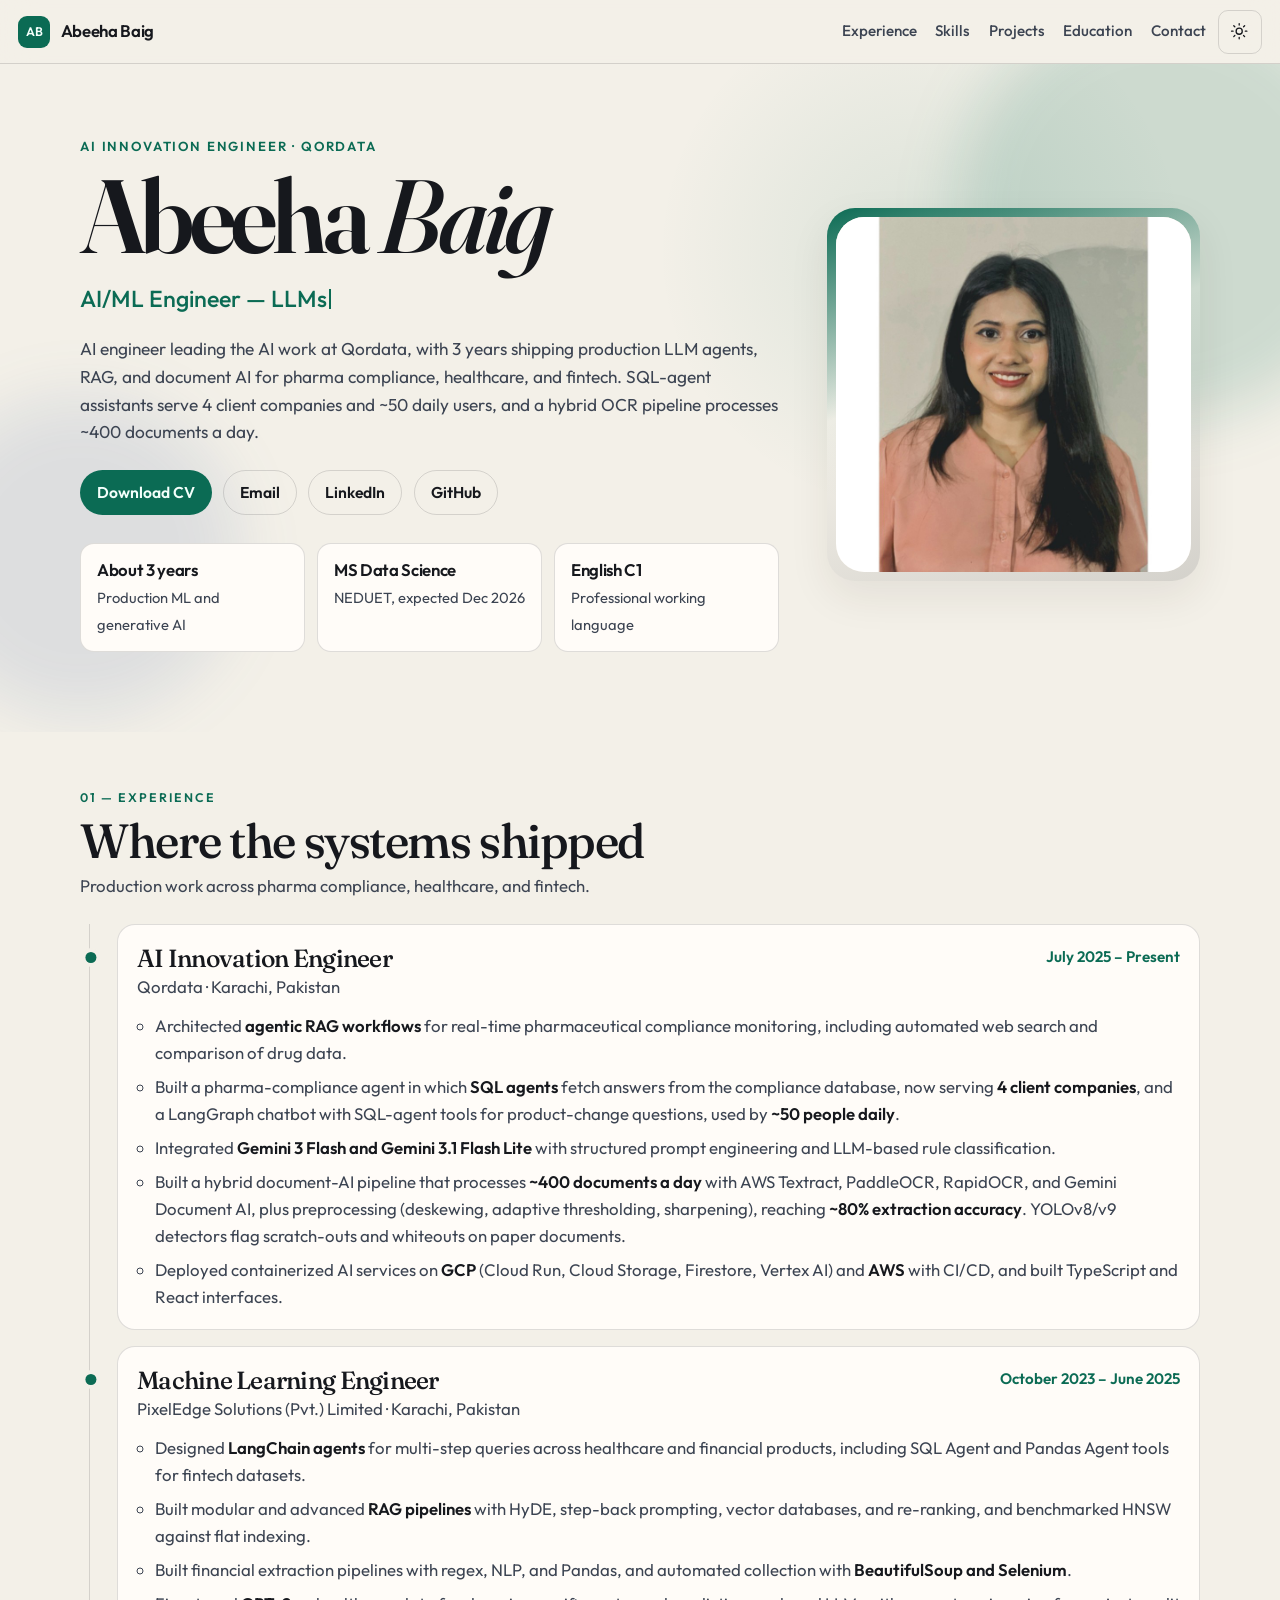
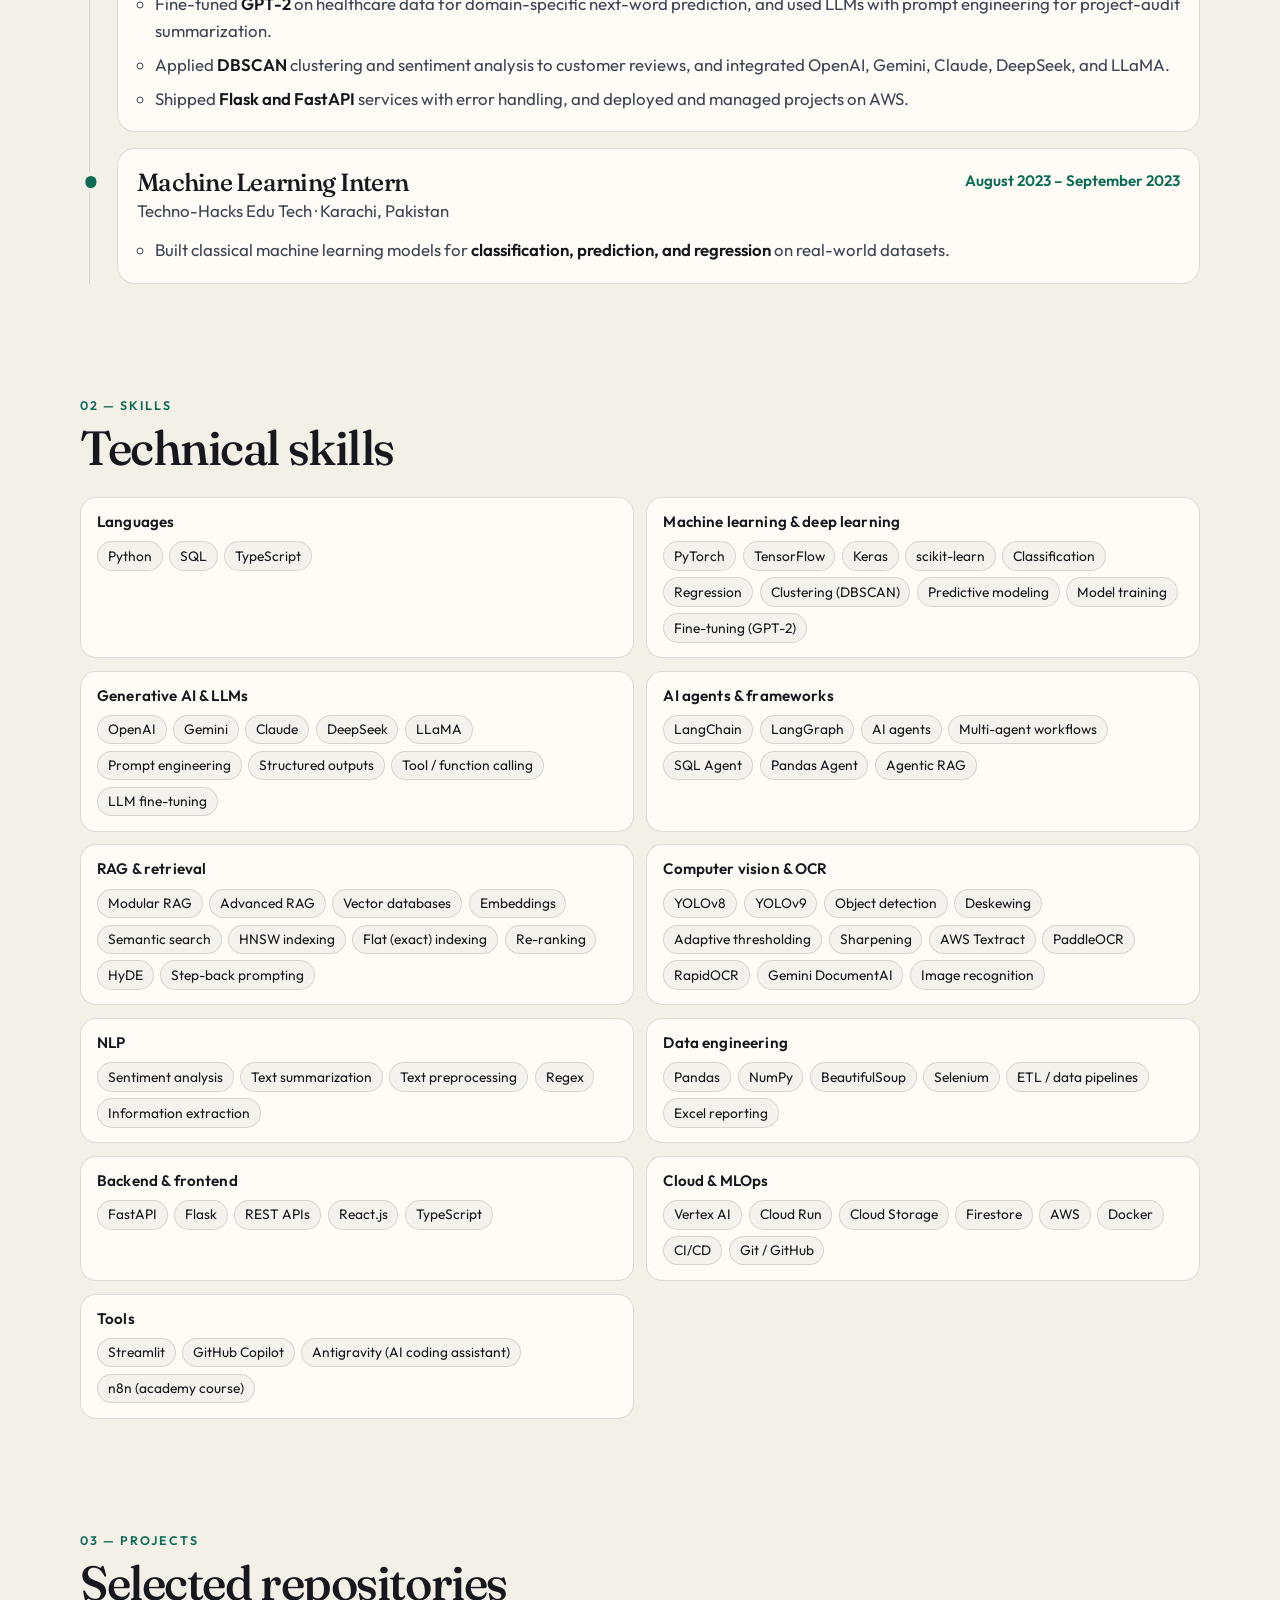
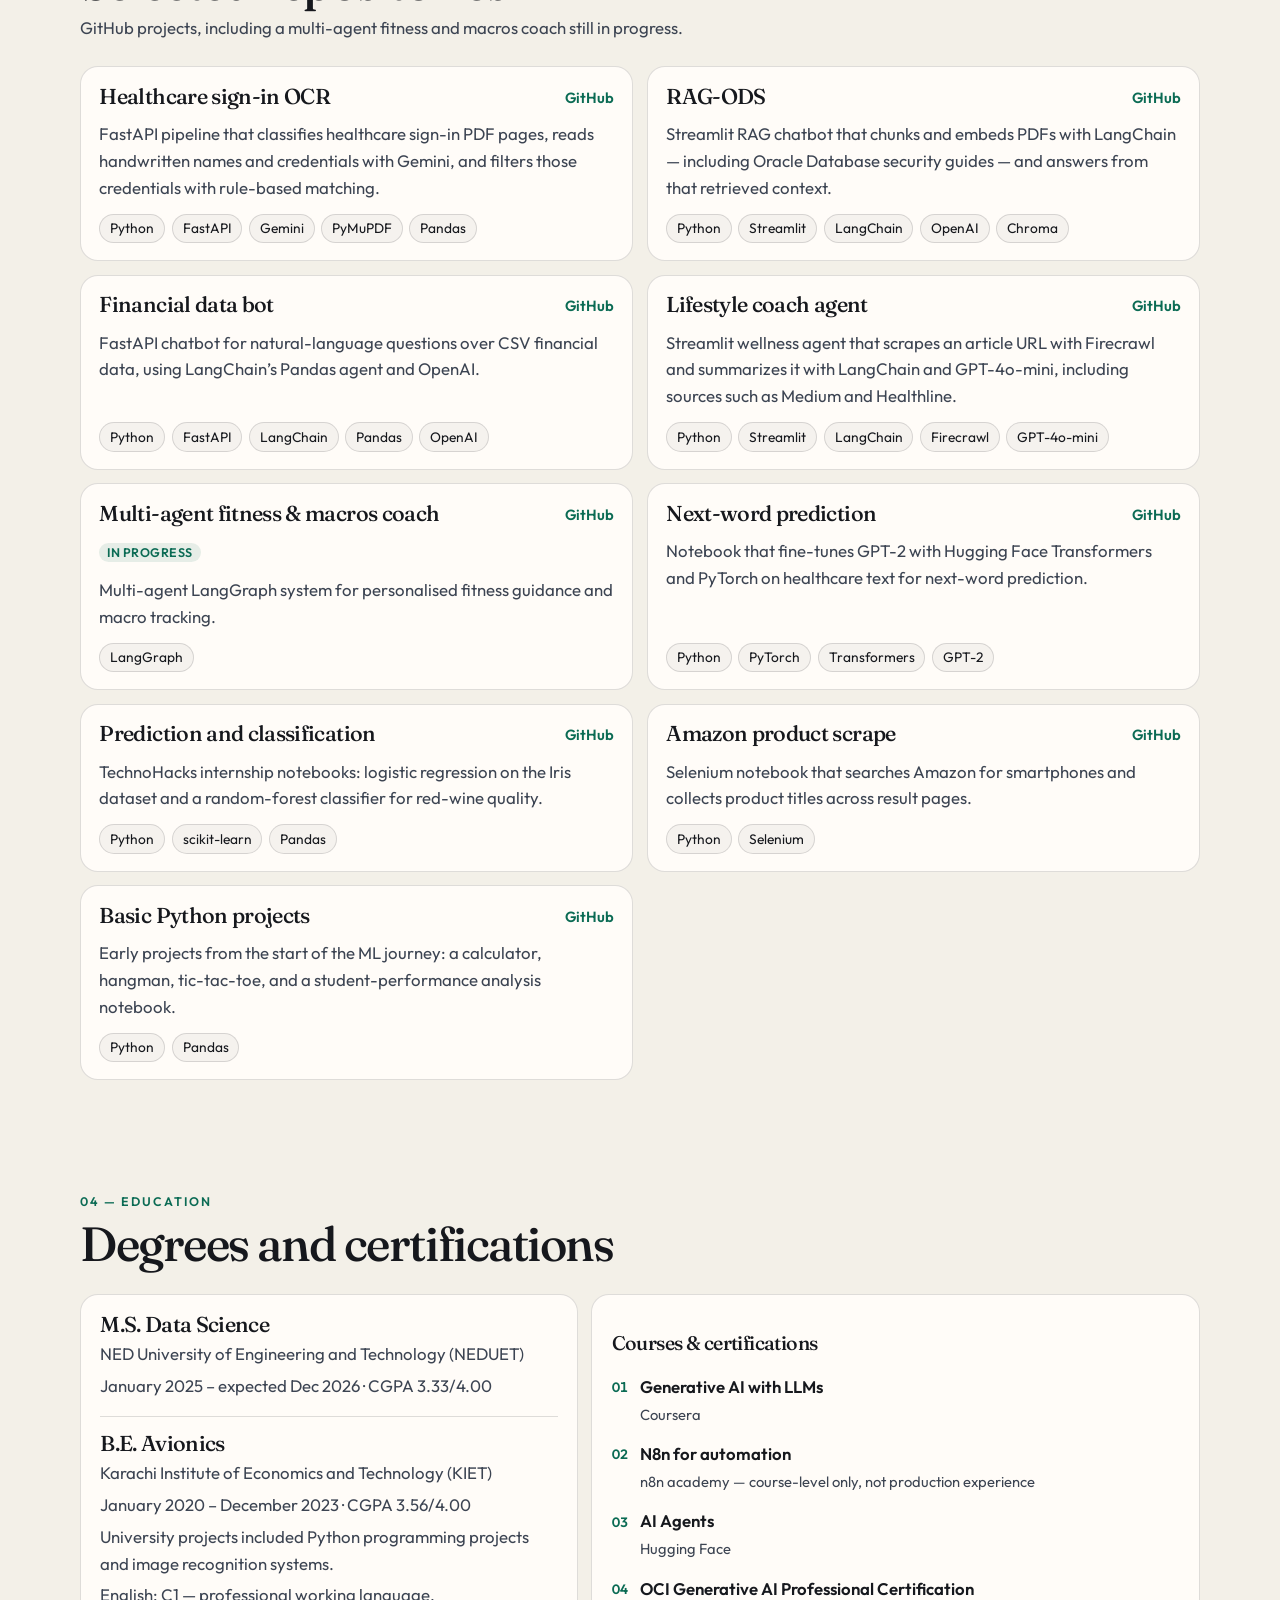
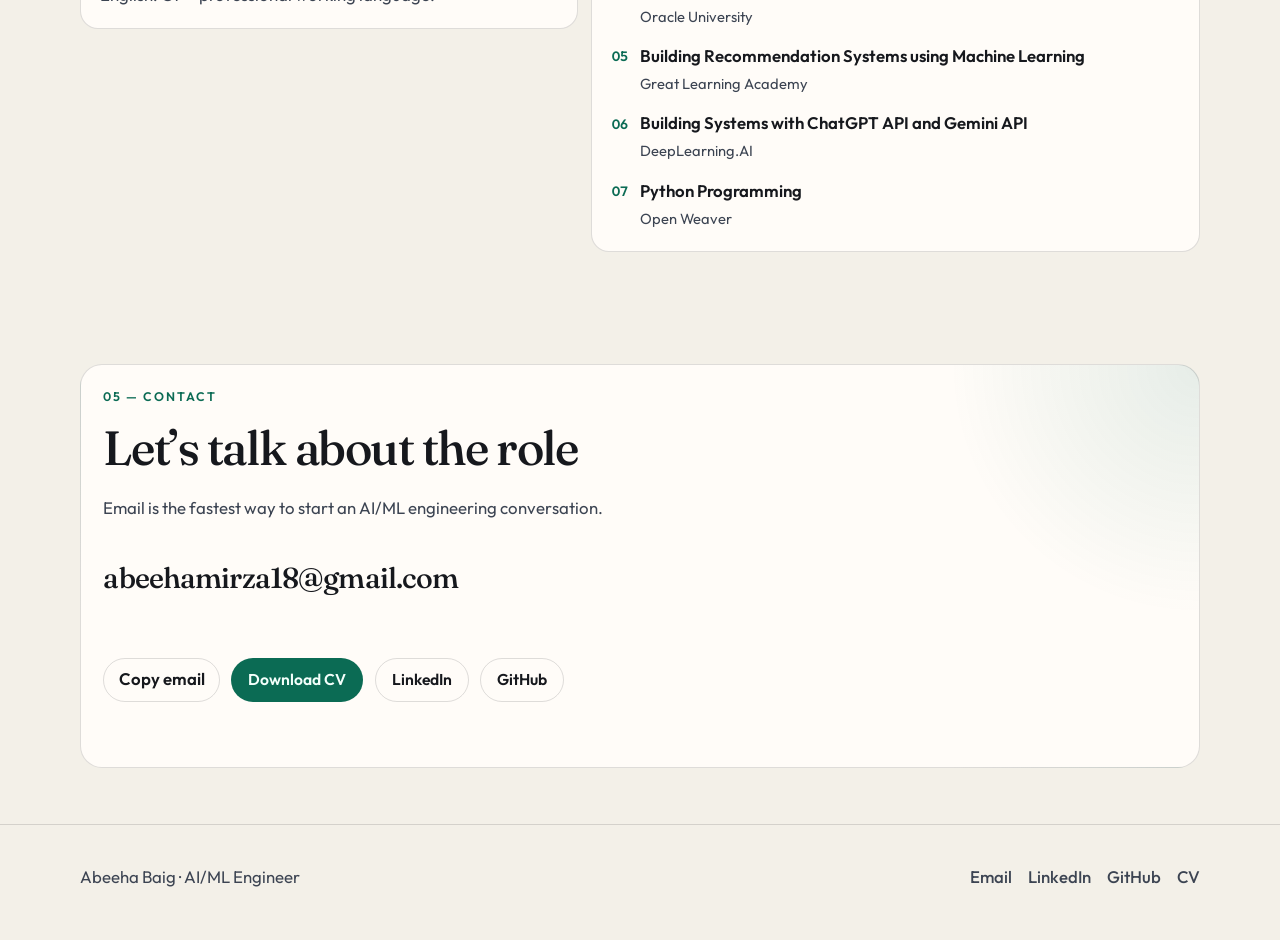
<file: index.html>
<!DOCTYPE html>
<html lang="en" data-theme="dark">
<head>
  <meta charset="utf-8">
  <script>
    (function () {
      try {
        var stored = localStorage.getItem("theme");
        var theme = stored || (window.matchMedia("(prefers-color-scheme: light)").matches ? "light" : "dark");
        document.documentElement.setAttribute("data-theme", theme);
      } catch (err) {
        document.documentElement.setAttribute("data-theme", "dark");
      }
      document.documentElement.classList.add("js");
    })();
  </script>
  <meta name="viewport" content="width=device-width, initial-scale=1">
  <title>Abeeha Baig — AI/ML Engineer</title>
  <meta name="description" content="Abeeha Baig is an AI/ML engineer building generative AI systems, LLM applications, AI agents, RAG pipelines, and computer vision solutions.">
  <meta name="author" content="Abeeha Baig">
  <meta name="theme-color" content="#0b0e14">
  <link rel="canonical" href="https://abeeha-baig.github.io/">
  <link rel="icon" href="assets/favicon.svg" type="image/svg+xml">
  <meta property="og:type" content="website">
  <meta property="og:site_name" content="Abeeha Baig">
  <meta property="og:title" content="Abeeha Baig — AI/ML Engineer">
  <meta property="og:description" content="Generative AI, LLMs, AI agents, RAG, and computer vision. Production systems for healthcare, pharma, and fintech.">
  <meta property="og:url" content="https://abeeha-baig.github.io/">
  <meta property="og:image" content="https://abeeha-baig.github.io/assets/og.jpg">
  <meta property="og:image:width" content="1200">
  <meta property="og:image:height" content="630">
  <meta property="og:image:alt" content="Abeeha Baig, AI/ML Engineer">
  <meta name="twitter:card" content="summary_large_image">
  <meta name="twitter:title" content="Abeeha Baig — AI/ML Engineer">
  <meta name="twitter:description" content="Generative AI, LLMs, AI agents, RAG, and computer vision.">
  <meta name="twitter:image" content="https://abeeha-baig.github.io/assets/og.jpg">
  <link rel="preconnect" href="https://fonts.googleapis.com">
  <link rel="preconnect" href="https://fonts.gstatic.com" crossorigin>
  <link href="https://fonts.googleapis.com/css2?family=Fraunces:ital,opsz,wght@0,9..144,500;0,9..144,620;1,9..144,500&family=Outfit:wght@400;500;600&display=swap" rel="stylesheet">
  <link rel="stylesheet" href="css/styles.css">
  <script type="application/ld+json">
  {
    "@context": "https://schema.org",
    "@type": "Person",
    "name": "Abeeha Baig",
    "jobTitle": "AI/ML Engineer",
    "email": "mailto:abeehamirza18@gmail.com",
    "url": "https://abeeha-baig.github.io/",
    "image": "https://abeeha-baig.github.io/assets/profile.jpeg",
    "sameAs": [
      "https://www.linkedin.com/in/abeeha-baig-401a60240/",
      "https://github.com/abeeha-baig"
    ],
    "knowsAbout": [
      "Generative AI",
      "Large language models",
      "AI agents",
      "Retrieval-augmented generation",
      "Computer vision",
      "OCR"
    ],
    "alumniOf": [
      {
        "@type": "CollegeOrUniversity",
        "name": "NED University of Engineering and Technology"
      },
      {
        "@type": "CollegeOrUniversity",
        "name": "Karachi Institute of Economics and Technology"
      }
    ],
    "knowsLanguage": "en"
  }
  </script>
</head>
<body>
  <a class="skip" href="#content">Skip to content</a>
  <header class="site-header">
    <a class="brand" href="#top">
      <span class="mark" aria-hidden="true">AB</span>
      <span>Abeeha Baig</span>
    </a>
    <button class="nav-toggle" id="nav-toggle" type="button" aria-expanded="false" aria-controls="site-nav">
      <span class="nav-toggle-bars" aria-hidden="true"></span>
      <span class="visually-hidden">Open menu</span>
    </button>
    <nav id="site-nav" class="site-nav" aria-label="Primary">
      <a href="#experience">Experience</a>
      <a href="#skills">Skills</a>
      <a href="#projects">Projects</a>
      <a href="#education">Education</a>
      <a href="#contact">Contact</a>
    </nav>
    <button class="theme-toggle" id="theme-toggle" type="button" aria-label="Switch to light theme" aria-pressed="false">
      <svg class="icon-sun" viewBox="0 0 24 24" aria-hidden="true">
        <circle cx="12" cy="12" r="4"></circle>
        <path d="M12 2v2M12 20v2M4.9 4.9l1.4 1.4M17.7 17.7l1.4 1.4M2 12h2M20 12h2M4.9 19.1l1.4-1.4M17.7 6.3l1.4-1.4"></path>
      </svg>
      <svg class="icon-moon" viewBox="0 0 24 24" aria-hidden="true">
        <path d="M21 14.5A8.5 8.5 0 1 1 9.5 3 7 7 0 0 0 21 14.5z"></path>
      </svg>
    </button>
  </header>

  <main id="content">
    <section class="hero" id="top" aria-labelledby="hero-title">
      <canvas id="net" aria-hidden="true"></canvas>
      <div class="orb orb-a" aria-hidden="true"></div>
      <div class="orb orb-b" aria-hidden="true"></div>
      <div class="hero-spot" aria-hidden="true"></div>
      <div class="wrap hero-grid">
        <figure class="portrait">
          <img src="assets/profile.jpeg" width="800" height="800" alt="Portrait of Abeeha Baig" fetchpriority="high">
        </figure>
        <div class="hero-copy">
          <p class="eyebrow">AI Innovation Engineer · Qordata</p>
          <h1 id="hero-title"><span class="name-first">Abeeha</span> <span class="name-last">Baig</span></h1>
          <p class="role">
            <span class="visually-hidden sr-role">AI/ML Engineer — Generative AI, LLMs, AI Agents, RAG, Computer Vision</span>
            <span class="role-visual" aria-hidden="true">AI/ML Engineer — <span id="typed">Generative AI, LLMs, AI Agents, RAG, Computer Vision</span><span class="caret"></span></span>
          </p>
          <p class="pitch">AI engineer leading the AI work at Qordata, with 3 years shipping production LLM agents, RAG, and document AI for pharma compliance, healthcare, and fintech. SQL-agent assistants serve 4 client companies and ~50 daily users, and a hybrid OCR pipeline processes ~400 documents a day.</p>
          <div class="cta-row">
            <a class="btn btn-primary" href="Abeeha_resume.pdf" download="Abeeha_resume.pdf">Download CV</a>
            <a class="btn btn-ghost" href="mailto:abeehamirza18@gmail.com">Email</a>
            <a class="btn btn-ghost" href="https://www.linkedin.com/in/abeeha-baig-401a60240/" rel="me noopener noreferrer" target="_blank">LinkedIn</a>
            <a class="btn btn-ghost" href="https://github.com/abeeha-baig" rel="me noopener noreferrer" target="_blank">GitHub</a>
          </div>
          <ul class="facts">
            <li><strong>About 3 years</strong><span>Production ML and generative AI</span></li>
            <li><strong>MS Data Science</strong><span>NEDUET, expected Dec 2026</span></li>
            <li><strong>English C1</strong><span>Professional working language</span></li>
          </ul>
        </div>
      </div>
    </section>

    <section class="section" id="experience" aria-labelledby="experience-title">
      <div class="wrap">
        <div class="section-head reveal">
          <p class="kicker">01 — Experience</p>
          <h2 id="experience-title">Where the systems shipped</h2>
          <p class="lede">Production work across pharma compliance, healthcare, and fintech.</p>
        </div>
        <ol class="timeline">
          <li class="job reveal">
            <div class="job-head">
              <div>
                <h3>AI Innovation Engineer</h3>
                <p class="org">Qordata · Karachi, Pakistan</p>
              </div>
              <p class="dates"><time datetime="2025-07">July 2025</time> – Present</p>
            </div>
            <ul>
              <li>Architected <strong>agentic RAG workflows</strong> for real-time pharmaceutical compliance monitoring, including automated web search and comparison of drug data.</li>
              <li>Built a pharma-compliance agent in which <strong>SQL agents</strong> fetch answers from the compliance database, now serving <strong>4 client companies</strong>, and a LangGraph chatbot with SQL-agent tools for product-change questions, used by <strong>~50 people daily</strong>.</li>
              <li>Integrated <strong>Gemini 3 Flash and Gemini 3.1 Flash Lite</strong> with structured prompt engineering and LLM-based rule classification.</li>
              <li>Built a hybrid document-AI pipeline that processes <strong>~400 documents a day</strong> with AWS Textract, PaddleOCR, RapidOCR, and Gemini Document AI, plus preprocessing (deskewing, adaptive thresholding, sharpening), reaching <strong>~80% extraction accuracy</strong>. YOLOv8/v9 detectors flag scratch-outs and whiteouts on paper documents.</li>
              <li>Deployed containerized AI services on <strong>GCP</strong> (Cloud Run, Cloud Storage, Firestore, Vertex AI) and <strong>AWS</strong> with CI/CD, and built TypeScript and React interfaces.</li>
            </ul>
          </li>
          <li class="job reveal">
            <div class="job-head">
              <div>
                <h3>Machine Learning Engineer</h3>
                <p class="org">PixelEdge Solutions (Pvt.) Limited · Karachi, Pakistan</p>
              </div>
              <p class="dates"><time datetime="2023-10">October 2023</time> – <time datetime="2025-06">June 2025</time></p>
            </div>
            <ul>
              <li>Designed <strong>LangChain agents</strong> for multi-step queries across healthcare and financial products, including SQL Agent and Pandas Agent tools for fintech datasets.</li>
              <li>Built modular and advanced <strong>RAG pipelines</strong> with HyDE, step-back prompting, vector databases, and re-ranking, and benchmarked HNSW against flat indexing.</li>
              <li>Built financial extraction pipelines with regex, NLP, and Pandas, and automated collection with <strong>BeautifulSoup and Selenium</strong>.</li>
              <li>Fine-tuned <strong>GPT-2</strong> on healthcare data for domain-specific next-word prediction, and used LLMs with prompt engineering for project-audit summarization.</li>
              <li>Applied <strong>DBSCAN</strong> clustering and sentiment analysis to customer reviews, and integrated OpenAI, Gemini, Claude, DeepSeek, and LLaMA.</li>
              <li>Shipped <strong>Flask and FastAPI</strong> services with error handling, and deployed and managed projects on AWS.</li>
            </ul>
          </li>
          <li class="job reveal">
            <div class="job-head">
              <div>
                <h3>Machine Learning Intern</h3>
                <p class="org">Techno-Hacks Edu Tech · Karachi, Pakistan</p>
              </div>
              <p class="dates"><time datetime="2023-08">August 2023</time> – <time datetime="2023-09">September 2023</time></p>
            </div>
            <ul>
              <li>Built classical machine learning models for <strong>classification, prediction, and regression</strong> on real-world datasets.</li>
            </ul>
          </li>
        </ol>
      </div>
    </section>

    <section class="section" id="skills" aria-labelledby="skills-title">
      <div class="wrap">
        <div class="section-head reveal">
          <p class="kicker">02 — Skills</p>
          <h2 id="skills-title">Technical skills</h2>
        </div>
        <div class="skills">
          <article class="skill reveal">
            <h3>Languages</h3>
            <ul class="chips">
              <li>Python</li>
              <li>SQL</li>
              <li>TypeScript</li>
            </ul>
          </article>
          <article class="skill reveal">
            <h3>Machine learning &amp; deep learning</h3>
            <ul class="chips">
              <li>PyTorch</li>
              <li>TensorFlow</li>
              <li>Keras</li>
              <li>scikit-learn</li>
              <li>Classification</li>
              <li>Regression</li>
              <li>Clustering (DBSCAN)</li>
              <li>Predictive modeling</li>
              <li>Model training</li>
              <li>Fine-tuning (GPT-2)</li>
            </ul>
          </article>
          <article class="skill reveal">
            <h3>Generative AI &amp; LLMs</h3>
            <ul class="chips">
              <li>OpenAI</li>
              <li>Gemini</li>
              <li>Claude</li>
              <li>DeepSeek</li>
              <li>LLaMA</li>
              <li>Prompt engineering</li>
              <li>Structured outputs</li>
              <li>Tool / function calling</li>
              <li>LLM fine-tuning</li>
            </ul>
          </article>
          <article class="skill reveal">
            <h3>AI agents &amp; frameworks</h3>
            <ul class="chips">
              <li>LangChain</li>
              <li>LangGraph</li>
              <li>AI agents</li>
              <li>Multi-agent workflows</li>
              <li>SQL Agent</li>
              <li>Pandas Agent</li>
              <li>Agentic RAG</li>
            </ul>
          </article>
          <article class="skill reveal">
            <h3>RAG &amp; retrieval</h3>
            <ul class="chips">
              <li>Modular RAG</li>
              <li>Advanced RAG</li>
              <li>Vector databases</li>
              <li>Embeddings</li>
              <li>Semantic search</li>
              <li>HNSW indexing</li>
              <li>Flat (exact) indexing</li>
              <li>Re-ranking</li>
              <li>HyDE</li>
              <li>Step-back prompting</li>
            </ul>
          </article>
          <article class="skill reveal">
            <h3>Computer vision &amp; OCR</h3>
            <ul class="chips">
              <li>YOLOv8</li>
              <li>YOLOv9</li>
              <li>Object detection</li>
              <li>Deskewing</li>
              <li>Adaptive thresholding</li>
              <li>Sharpening</li>
              <li>AWS Textract</li>
              <li>PaddleOCR</li>
              <li>RapidOCR</li>
              <li>Gemini DocumentAI</li>
              <li>Image recognition</li>
            </ul>
          </article>
          <article class="skill reveal">
            <h3>NLP</h3>
            <ul class="chips">
              <li>Sentiment analysis</li>
              <li>Text summarization</li>
              <li>Text preprocessing</li>
              <li>Regex</li>
              <li>Information extraction</li>
            </ul>
          </article>
          <article class="skill reveal">
            <h3>Data engineering</h3>
            <ul class="chips">
              <li>Pandas</li>
              <li>NumPy</li>
              <li>BeautifulSoup</li>
              <li>Selenium</li>
              <li>ETL / data pipelines</li>
              <li>Excel reporting</li>
            </ul>
          </article>
          <article class="skill reveal">
            <h3>Backend &amp; frontend</h3>
            <ul class="chips">
              <li>FastAPI</li>
              <li>Flask</li>
              <li>REST APIs</li>
              <li>React.js</li>
              <li>TypeScript</li>
            </ul>
          </article>
          <article class="skill reveal">
            <h3>Cloud &amp; MLOps</h3>
            <ul class="chips">
              <li>Vertex AI</li>
              <li>Cloud Run</li>
              <li>Cloud Storage</li>
              <li>Firestore</li>
              <li>AWS</li>
              <li>Docker</li>
              <li>CI/CD</li>
              <li>Git / GitHub</li>
            </ul>
          </article>
          <article class="skill reveal">
            <h3>Tools</h3>
            <ul class="chips">
              <li>Streamlit</li>
              <li>GitHub Copilot</li>
              <li>Antigravity (AI coding assistant)</li>
              <li>n8n (academy course)</li>
            </ul>
          </article>
        </div>
      </div>
    </section>

    <section class="section" id="projects" aria-labelledby="projects-title">
      <div class="wrap">
        <div class="section-head reveal">
          <p class="kicker">03 — Projects</p>
          <h2 id="projects-title">Selected repositories</h2>
          <p class="lede">GitHub projects, including a multi-agent fitness and macros coach still in progress.</p>
        </div>
        <div class="projects">
          <article class="project reveal">
            <div class="project-top">
              <h3>Healthcare sign-in OCR</h3>
              <a class="repo-link" href="https://github.com/abeeha-baig/ocr" target="_blank" rel="noopener noreferrer" aria-label="Healthcare sign-in OCR on GitHub (opens in a new tab)">GitHub</a>
            </div>
            <p>FastAPI pipeline that classifies healthcare sign-in PDF pages, reads handwritten names and credentials with Gemini, and filters those credentials with rule-based matching.</p>
            <ul class="chips">
              <li>Python</li>
              <li>FastAPI</li>
              <li>Gemini</li>
              <li>PyMuPDF</li>
              <li>Pandas</li>
            </ul>
          </article>

          <article class="project reveal">
            <div class="project-top">
              <h3>RAG-ODS</h3>
              <a class="repo-link" href="https://github.com/abeeha-baig/RAG-ODS" target="_blank" rel="noopener noreferrer" aria-label="RAG-ODS on GitHub (opens in a new tab)">GitHub</a>
            </div>
            <p>Streamlit RAG chatbot that chunks and embeds PDFs with LangChain — including Oracle Database security guides — and answers from that retrieved context.</p>
            <ul class="chips">
              <li>Python</li>
              <li>Streamlit</li>
              <li>LangChain</li>
              <li>OpenAI</li>
              <li>Chroma</li>
            </ul>
          </article>

          <article class="project reveal">
            <div class="project-top">
              <h3>Financial data bot</h3>
              <a class="repo-link" href="https://github.com/abeeha-baig/financial-chatbot" target="_blank" rel="noopener noreferrer" aria-label="Financial data bot on GitHub (opens in a new tab)">GitHub</a>
            </div>
            <p>FastAPI chatbot for natural-language questions over CSV financial data, using LangChain’s Pandas agent and OpenAI.</p>
            <ul class="chips">
              <li>Python</li>
              <li>FastAPI</li>
              <li>LangChain</li>
              <li>Pandas</li>
              <li>OpenAI</li>
            </ul>
          </article>

          <article class="project reveal">
            <div class="project-top">
              <h3>Lifestyle coach agent</h3>
              <a class="repo-link" href="https://github.com/abeeha-baig/Lifestyle-coach-agent" target="_blank" rel="noopener noreferrer" aria-label="Lifestyle coach agent on GitHub (opens in a new tab)">GitHub</a>
            </div>
            <p>Streamlit wellness agent that scrapes an article URL with Firecrawl and summarizes it with LangChain and GPT-4o-mini, including sources such as Medium and Healthline.</p>
            <ul class="chips">
              <li>Python</li>
              <li>Streamlit</li>
              <li>LangChain</li>
              <li>Firecrawl</li>
              <li>GPT-4o-mini</li>
            </ul>
          </article>

          <article class="project reveal">
            <div class="project-top">
              <h3>Multi-agent fitness &amp; macros coach</h3>
              <a class="repo-link" href="https://github.com/abeeha-baig/multi-agents" target="_blank" rel="noopener noreferrer" aria-label="Multi-agent fitness and macros coach on GitHub (opens in a new tab)">GitHub</a>
            </div>
            <p><span class="status">In progress</span></p>
            <p>Multi-agent LangGraph system for personalised fitness guidance and macro tracking.</p>
            <ul class="chips">
              <li>LangGraph</li>
            </ul>
          </article>

          <article class="project reveal">
            <div class="project-top">
              <h3>Next-word prediction</h3>
              <a class="repo-link" href="https://github.com/abeeha-baig/Next-Word-Prediction" target="_blank" rel="noopener noreferrer" aria-label="Next-word prediction on GitHub (opens in a new tab)">GitHub</a>
            </div>
            <p>Notebook that fine-tunes GPT-2 with Hugging Face Transformers and PyTorch on healthcare text for next-word prediction.</p>
            <ul class="chips">
              <li>Python</li>
              <li>PyTorch</li>
              <li>Transformers</li>
              <li>GPT-2</li>
            </ul>
          </article>

          <article class="project reveal">
            <div class="project-top">
              <h3>Prediction and classification</h3>
              <a class="repo-link" href="https://github.com/abeeha-baig/Prediction-and-Classification" target="_blank" rel="noopener noreferrer" aria-label="Prediction and classification on GitHub (opens in a new tab)">GitHub</a>
            </div>
            <p>TechnoHacks internship notebooks: logistic regression on the Iris dataset and a random-forest classifier for red-wine quality.</p>
            <ul class="chips">
              <li>Python</li>
              <li>scikit-learn</li>
              <li>Pandas</li>
            </ul>
          </article>

          <article class="project reveal">
            <div class="project-top">
              <h3>Amazon product scrape</h3>
              <a class="repo-link" href="https://github.com/abeeha-baig/web-scraping" target="_blank" rel="noopener noreferrer" aria-label="Amazon product scrape on GitHub (opens in a new tab)">GitHub</a>
            </div>
            <p>Selenium notebook that searches Amazon for smartphones and collects product titles across result pages.</p>
            <ul class="chips">
              <li>Python</li>
              <li>Selenium</li>
            </ul>
          </article>

          <article class="project reveal">
            <div class="project-top">
              <h3>Basic Python projects</h3>
              <a class="repo-link" href="https://github.com/abeeha-baig/Basic-Python-projects" target="_blank" rel="noopener noreferrer" aria-label="Basic Python projects on GitHub (opens in a new tab)">GitHub</a>
            </div>
            <p>Early projects from the start of the ML journey: a calculator, hangman, tic-tac-toe, and a student-performance analysis notebook.</p>
            <ul class="chips">
              <li>Python</li>
              <li>Pandas</li>
            </ul>
          </article>

        </div>
      </div>
    </section>

    <section class="section" id="education" aria-labelledby="education-title">
      <div class="wrap">
        <div class="section-head reveal">
          <p class="kicker">04 — Education</p>
          <h2 id="education-title">Degrees and certifications</h2>
        </div>
        <div class="split">
          <div class="panel reveal">
            <article class="degree">
              <h3>M.S. Data Science</h3>
              <p class="meta">NED University of Engineering and Technology (NEDUET)</p>
              <p class="meta"><time datetime="2025-01">January 2025</time> – expected <time datetime="2026-12">Dec 2026</time> · CGPA 3.33/4.00</p>
            </article>
            <article class="degree">
              <h3>B.E. Avionics</h3>
              <p class="meta">Karachi Institute of Economics and Technology (KIET)</p>
              <p class="meta"><time datetime="2020-01">January 2020</time> – <time datetime="2023-12">December 2023</time> · CGPA 3.56/4.00</p>
            </article>
            <p class="meta">University projects included Python programming projects and image recognition systems.</p>
            <p class="meta">English: C1 — professional working language.</p>
          </div>
          <div class="panel reveal">
            <h3>Courses &amp; certifications</h3>
            <ol class="certs">
              <li><span class="num">01</span><div><strong>Generative AI with LLMs</strong><span>Coursera</span></div></li>
              <li><span class="num">02</span><div><strong>N8n for automation</strong><span>n8n academy — course-level only, not production experience</span></div></li>
              <li><span class="num">03</span><div><strong>AI Agents</strong><span>Hugging Face</span></div></li>
              <li><span class="num">04</span><div><strong>OCI Generative AI Professional Certification</strong><span>Oracle University</span></div></li>
              <li><span class="num">05</span><div><strong>Building Recommendation Systems using Machine Learning</strong><span>Great Learning Academy</span></div></li>
              <li><span class="num">06</span><div><strong>Building Systems with ChatGPT API and Gemini API</strong><span>DeepLearning.AI</span></div></li>
              <li><span class="num">07</span><div><strong>Python Programming</strong><span>Open Weaver</span></div></li>
            </ol>
          </div>
        </div>
      </div>
    </section>

    <section class="section" id="contact" aria-labelledby="contact-title">
      <div class="wrap">
        <div class="contact-panel reveal">
          <p class="kicker">05 — Contact</p>
          <h2 id="contact-title">Let’s talk about the role</h2>
          <p class="lede">Email is the fastest way to start an AI/ML engineering conversation.</p>
          <p><a class="email-link" href="mailto:abeehamirza18@gmail.com">abeehamirza18@gmail.com</a></p>
          <div class="cta-row">
            <button class="copy-btn" id="copy-email" type="button">Copy email</button>
            <a class="btn btn-primary" href="Abeeha_resume.pdf" download="Abeeha_resume.pdf">Download CV</a>
            <a class="btn btn-ghost" href="https://www.linkedin.com/in/abeeha-baig-401a60240/" rel="me noopener noreferrer" target="_blank">LinkedIn</a>
            <a class="btn btn-ghost" href="https://github.com/abeeha-baig" rel="me noopener noreferrer" target="_blank">GitHub</a>
          </div>
          <p id="copy-status" role="status"></p>
        </div>
      </div>
    </section>
  </main>

  <footer class="site-footer">
    <div class="wrap footer-row">
      <p>Abeeha Baig · AI/ML Engineer</p>
      <nav aria-label="Footer">
        <a href="mailto:abeehamirza18@gmail.com">Email</a>
        <a href="https://www.linkedin.com/in/abeeha-baig-401a60240/" rel="me noopener noreferrer" target="_blank">LinkedIn</a>
        <a href="https://github.com/abeeha-baig" rel="me noopener noreferrer" target="_blank">GitHub</a>
        <a href="Abeeha_resume.pdf" download="Abeeha_resume.pdf">CV</a>
      </nav>
    </div>
  </footer>
  <script src="js/main.js" defer></script>
</body>
</html>
</file>
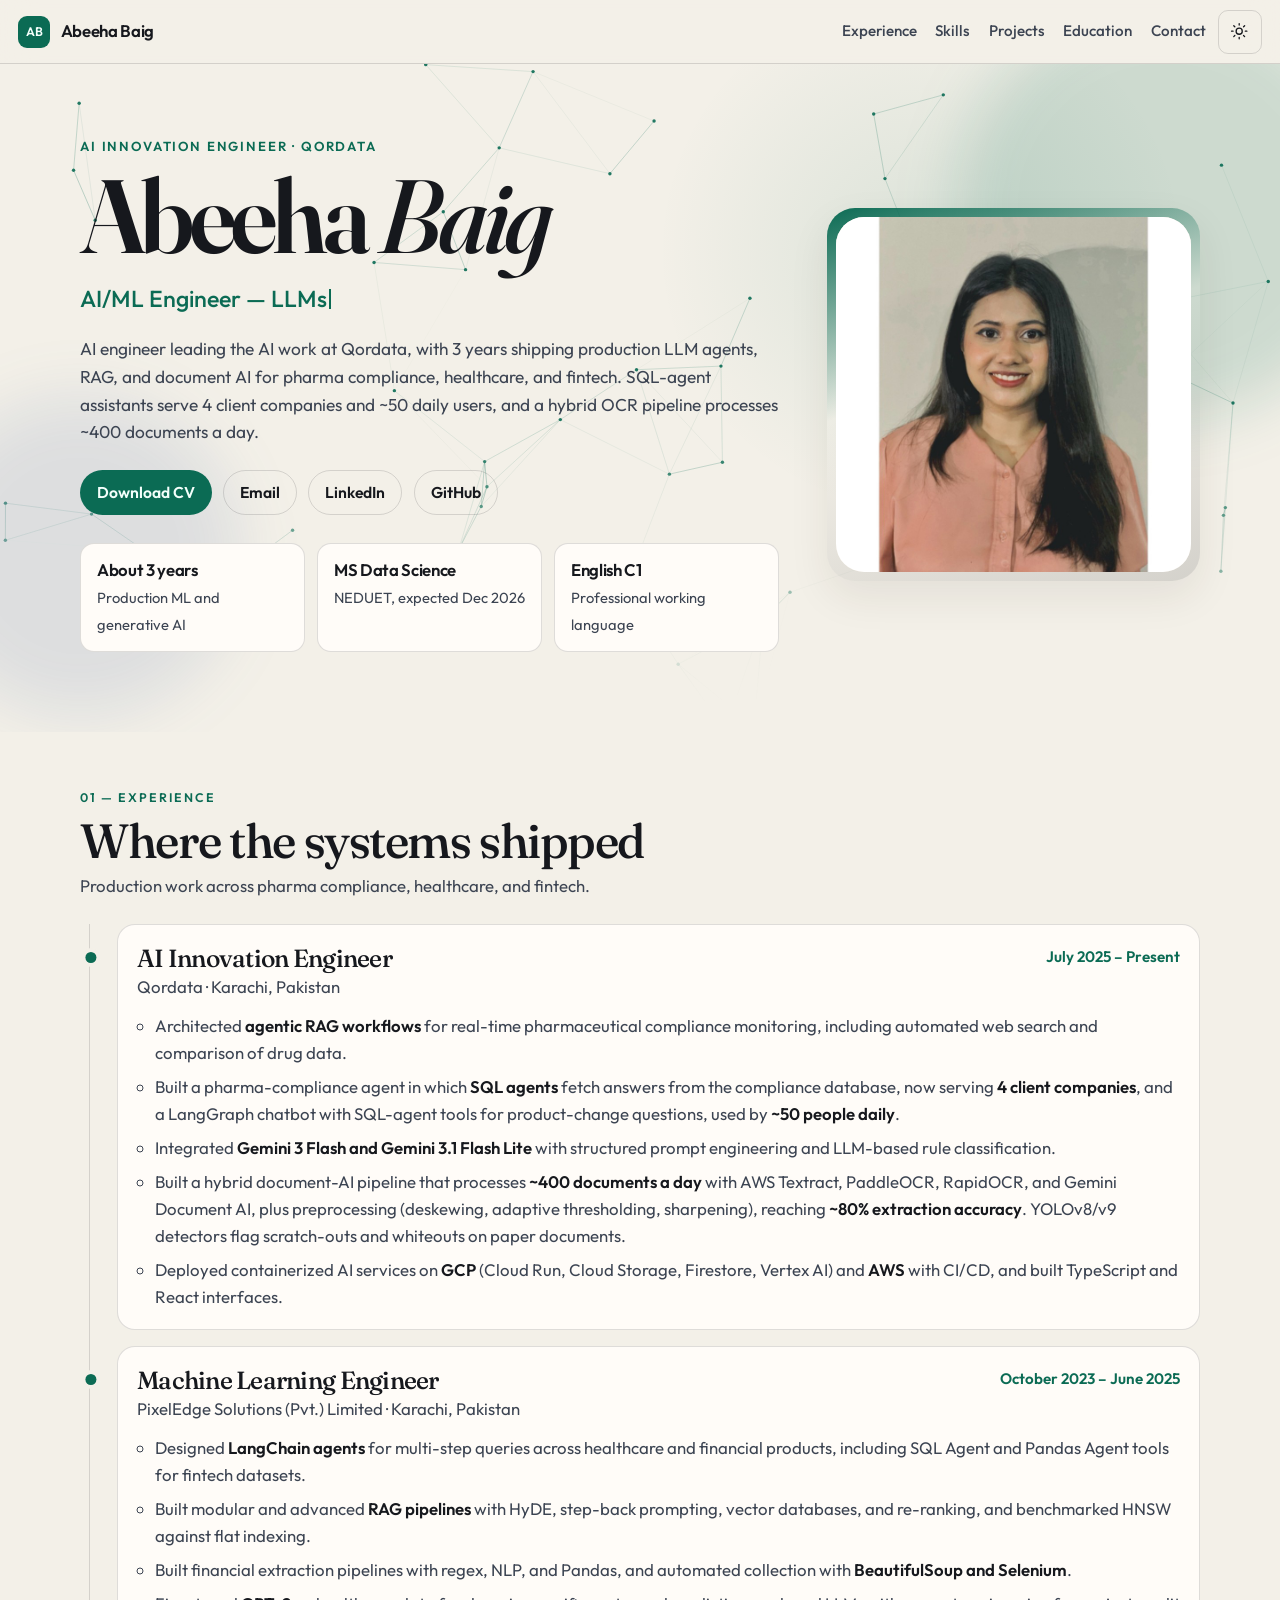
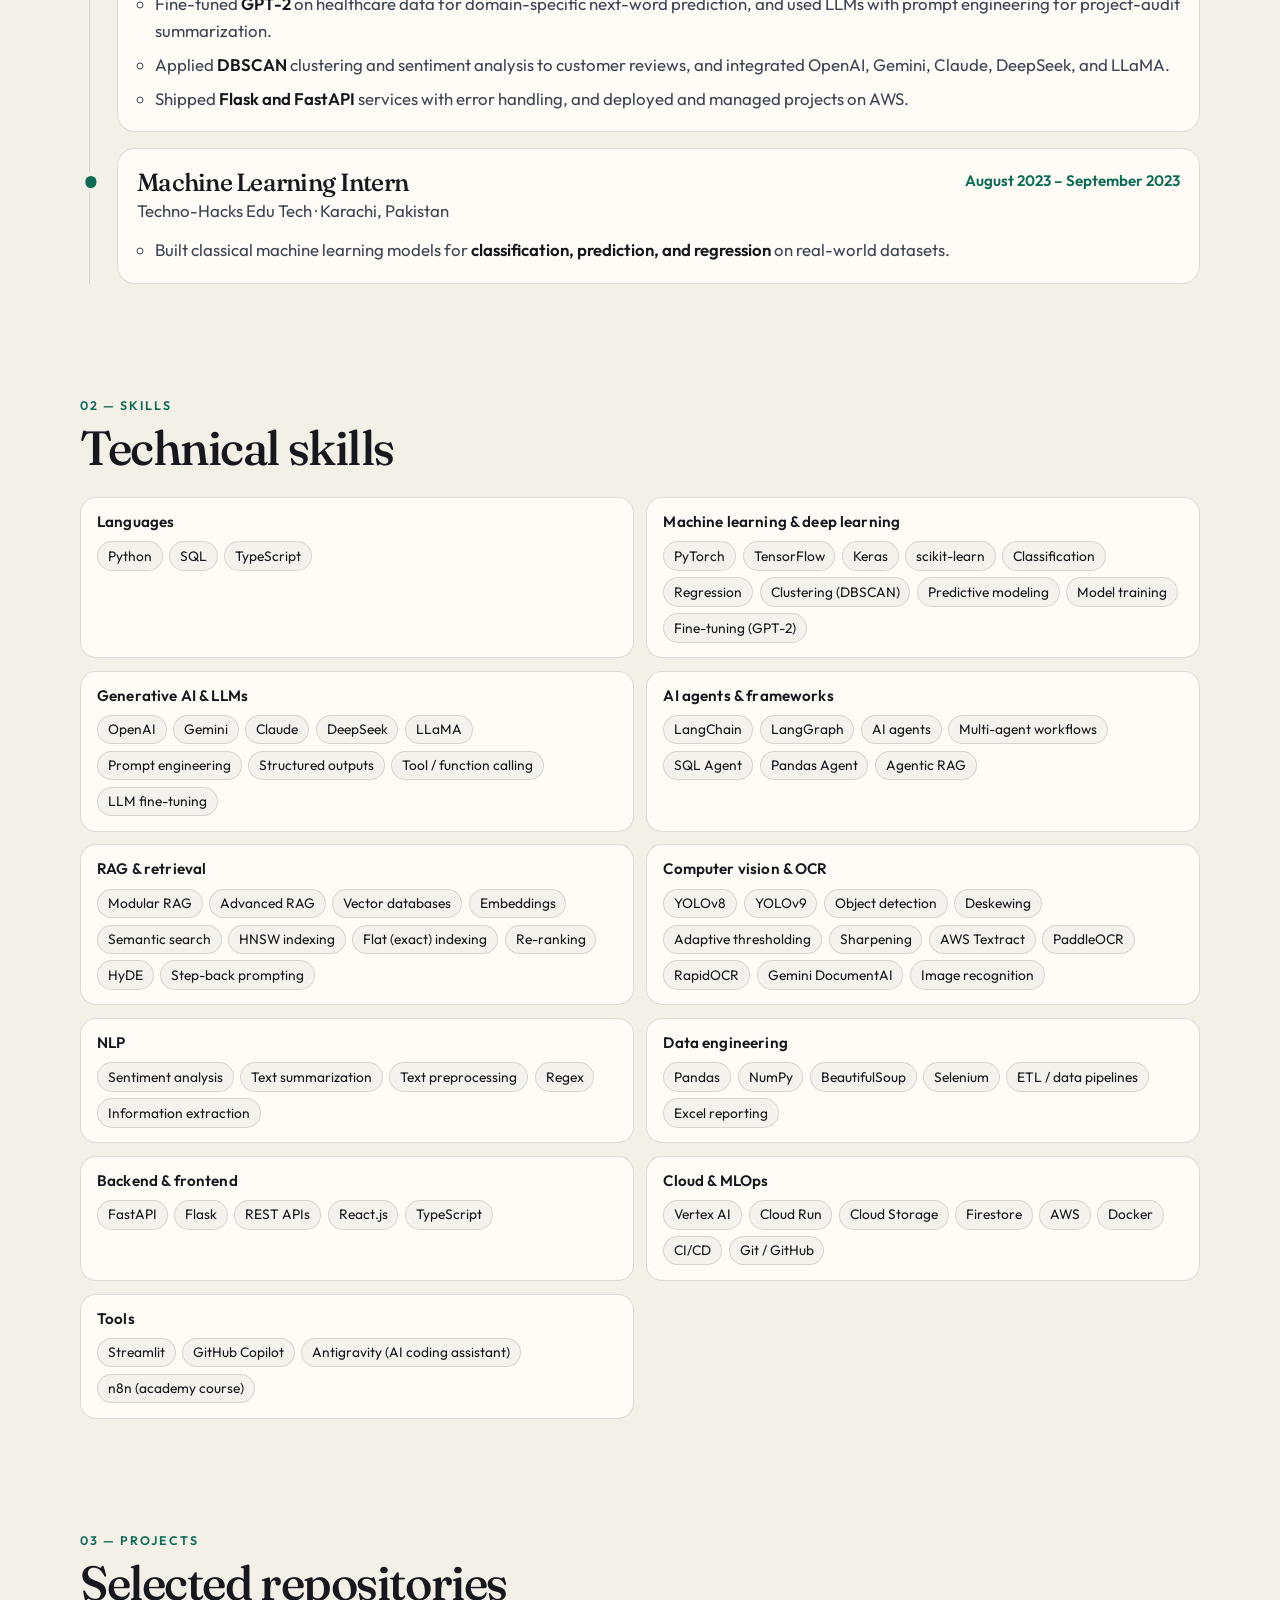
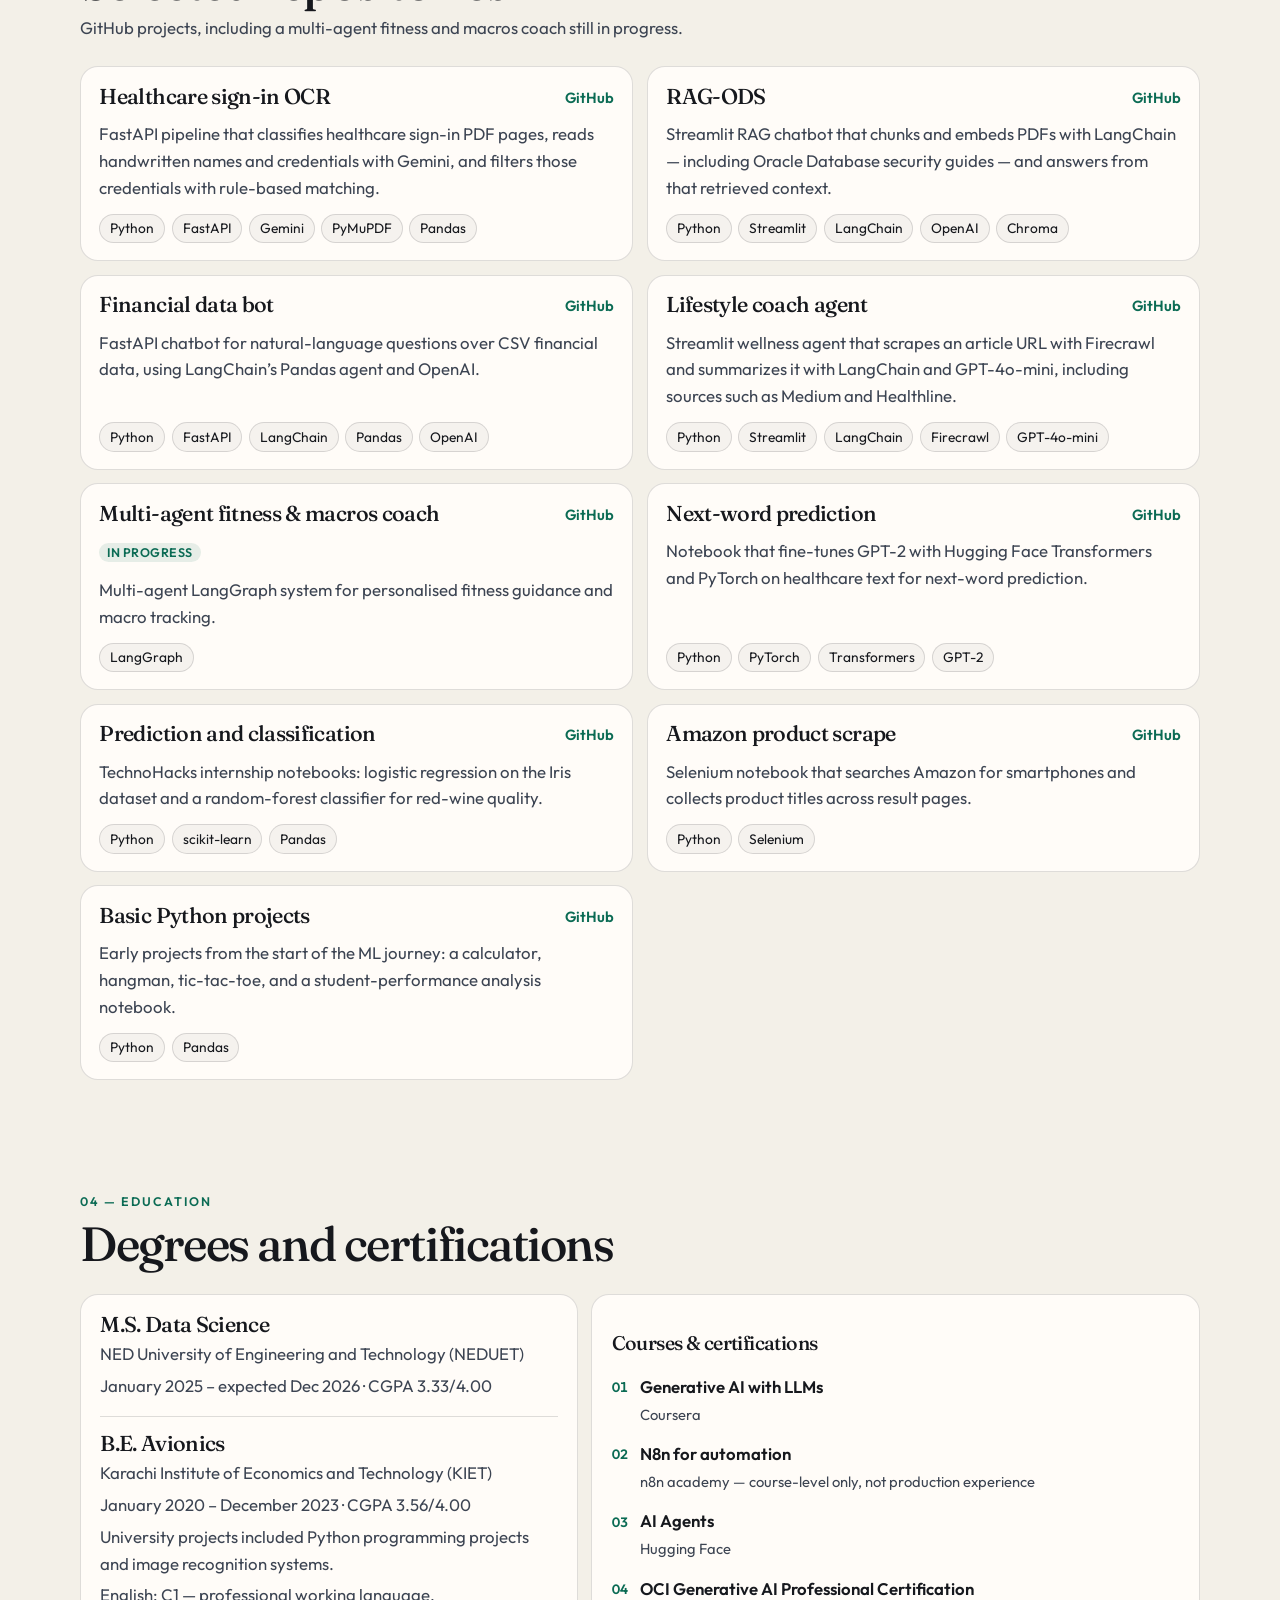
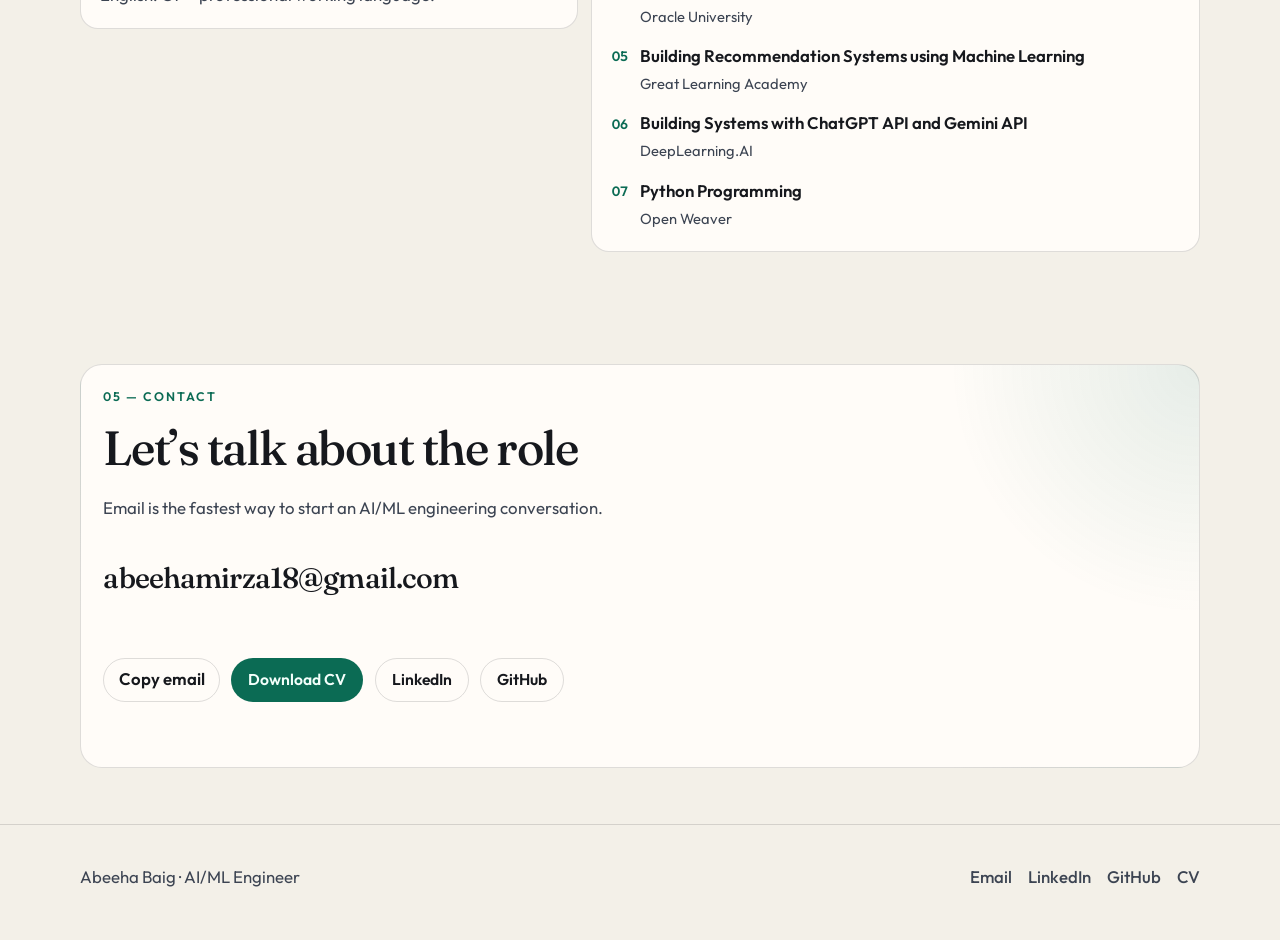
<file: about.html>
<!DOCTYPE html>
<html lang="en">
<head>
  <meta charset="utf-8">
  <title>Redirecting to the portfolio</title>
  <link rel="canonical" href="https://abeeha-baig.github.io/">
  <meta http-equiv="refresh" content="0; url=/">
  <script>location.replace("/");</script>
</head>
<body>
  <p><a href="/">Continue to the portfolio</a></p>
</body>
</html>
</file>
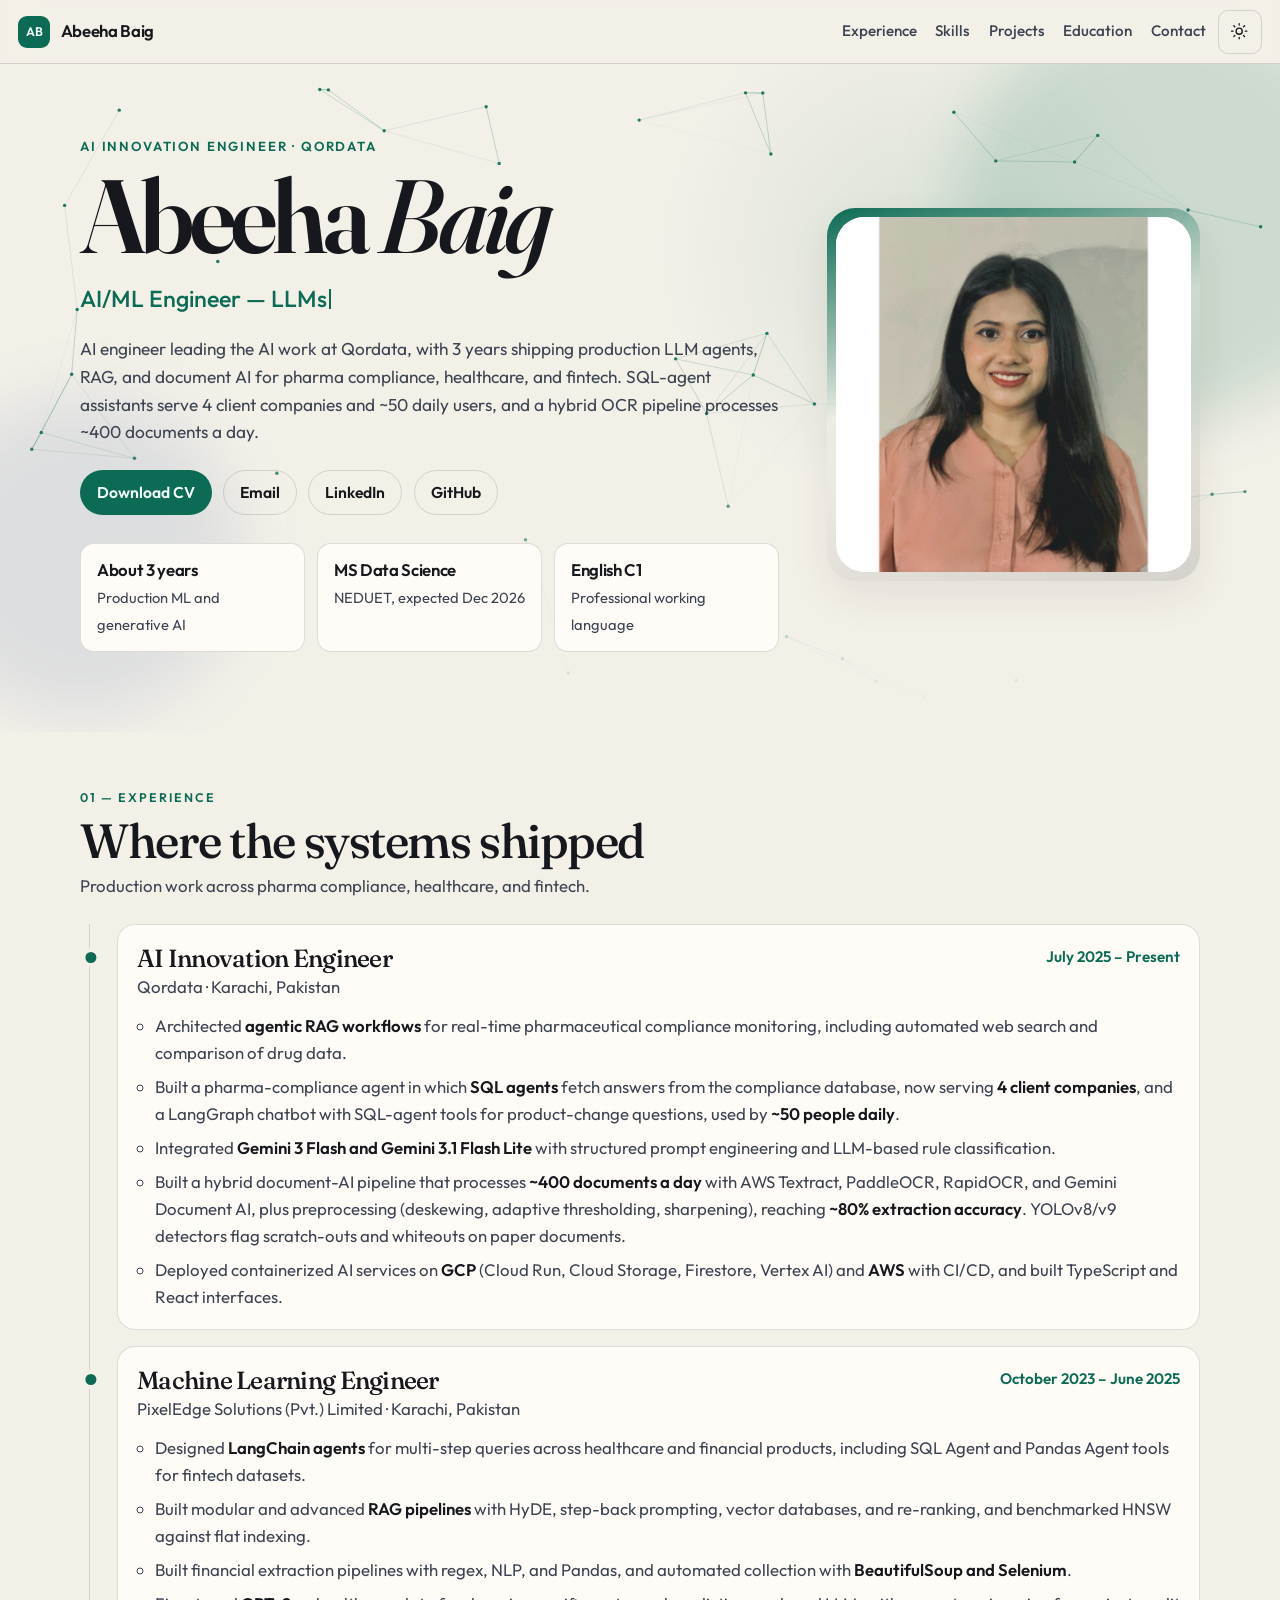
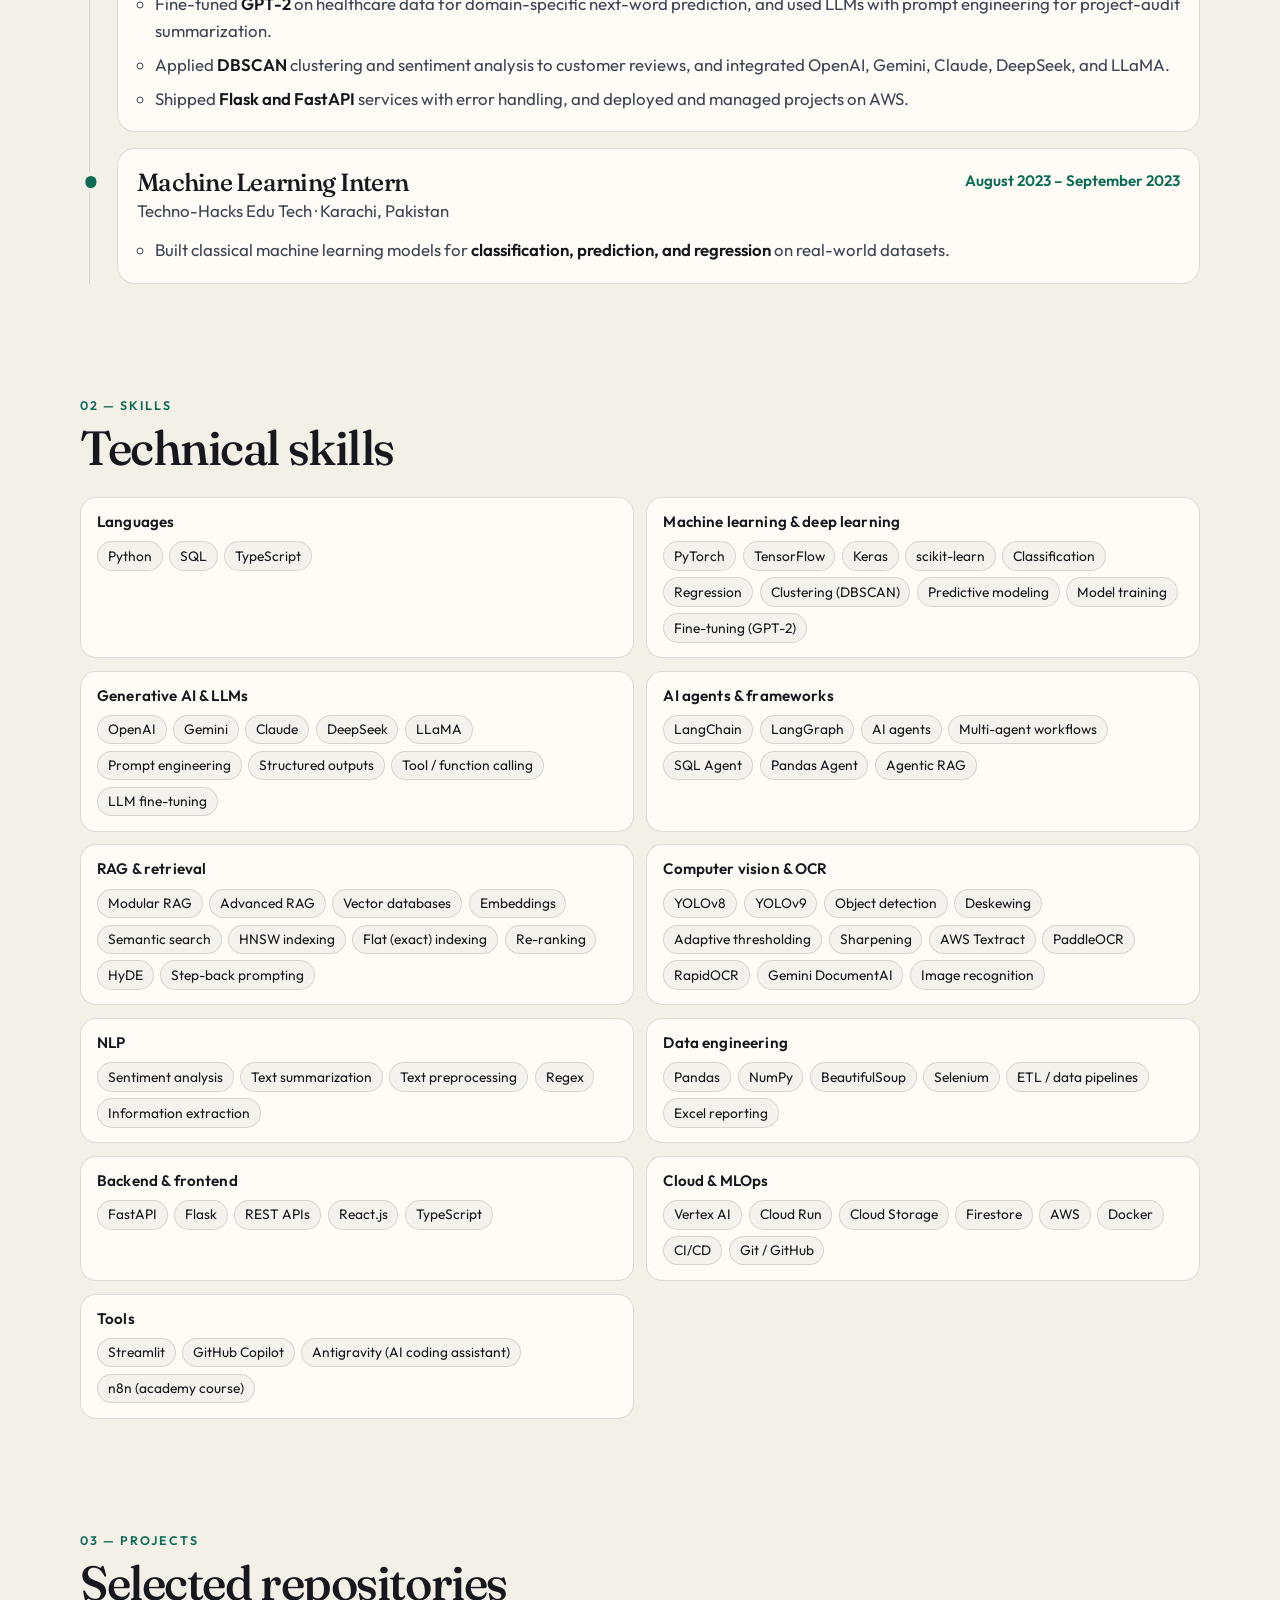
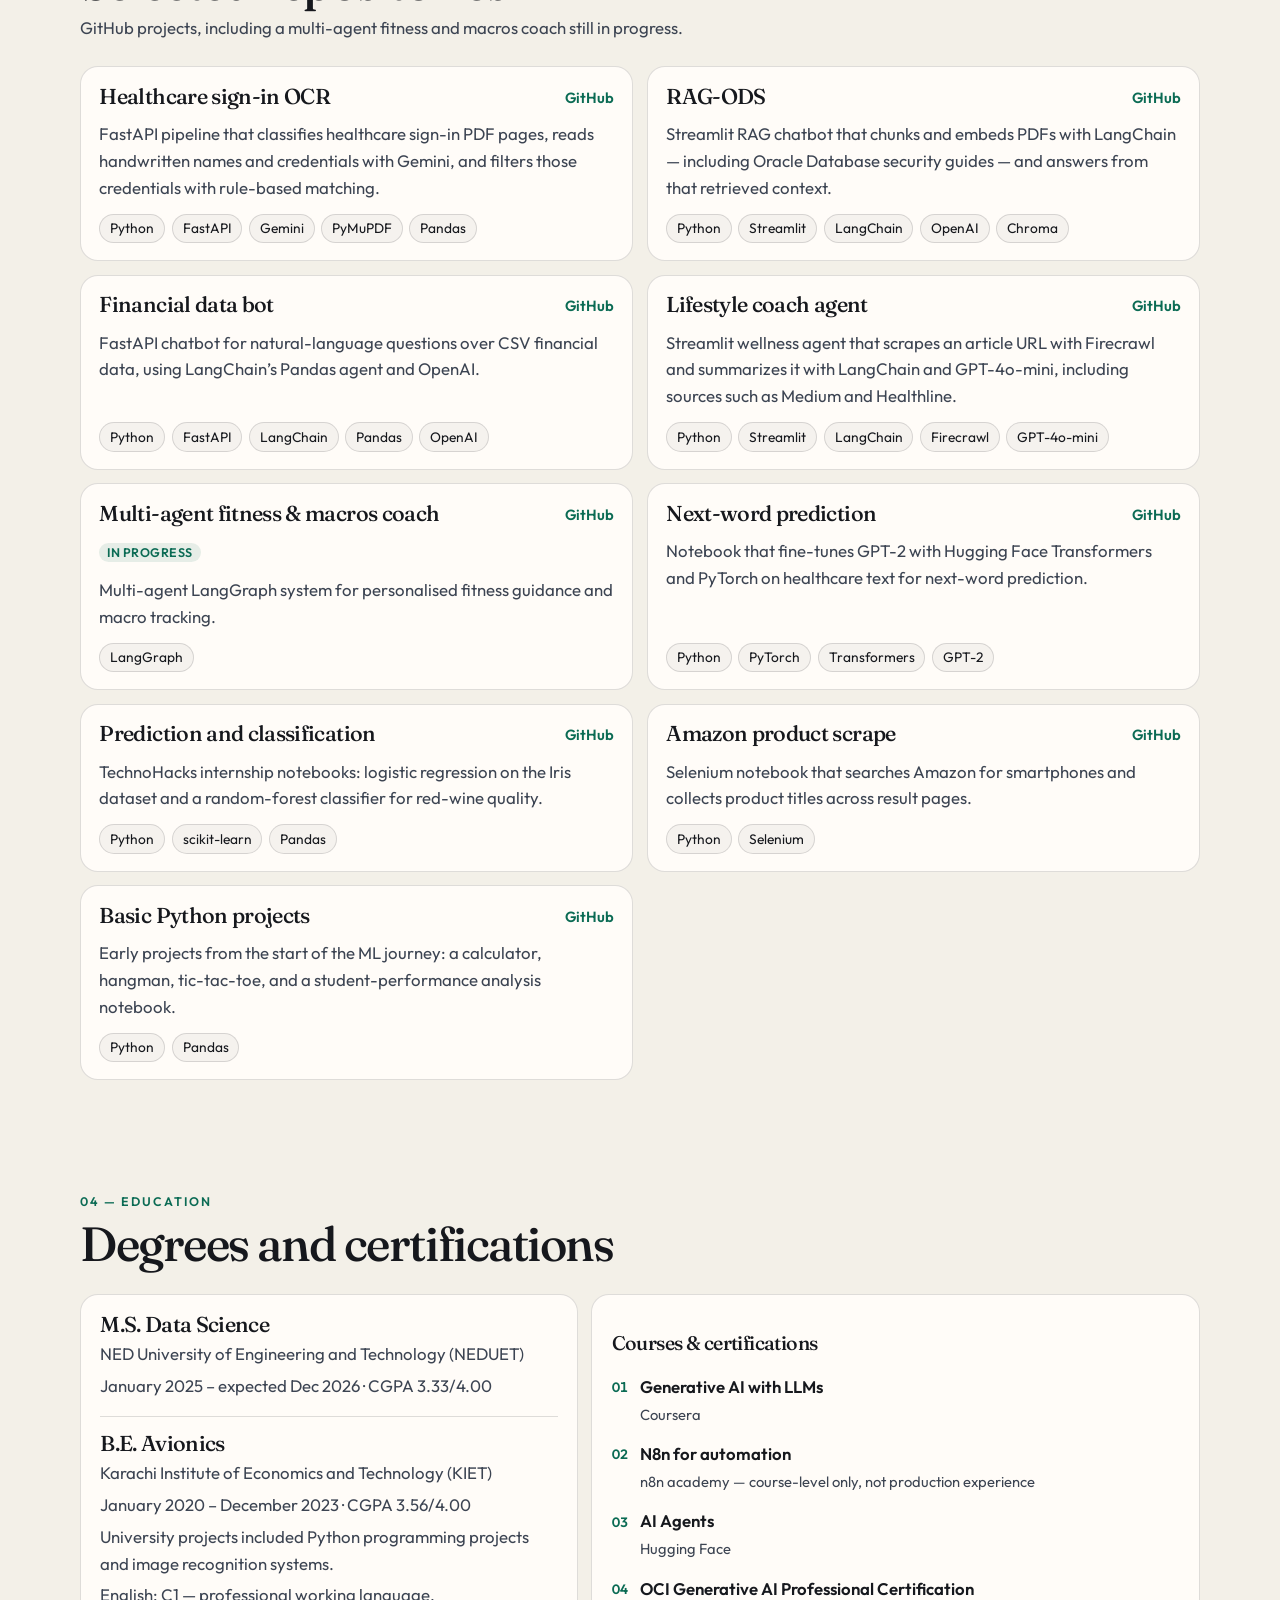
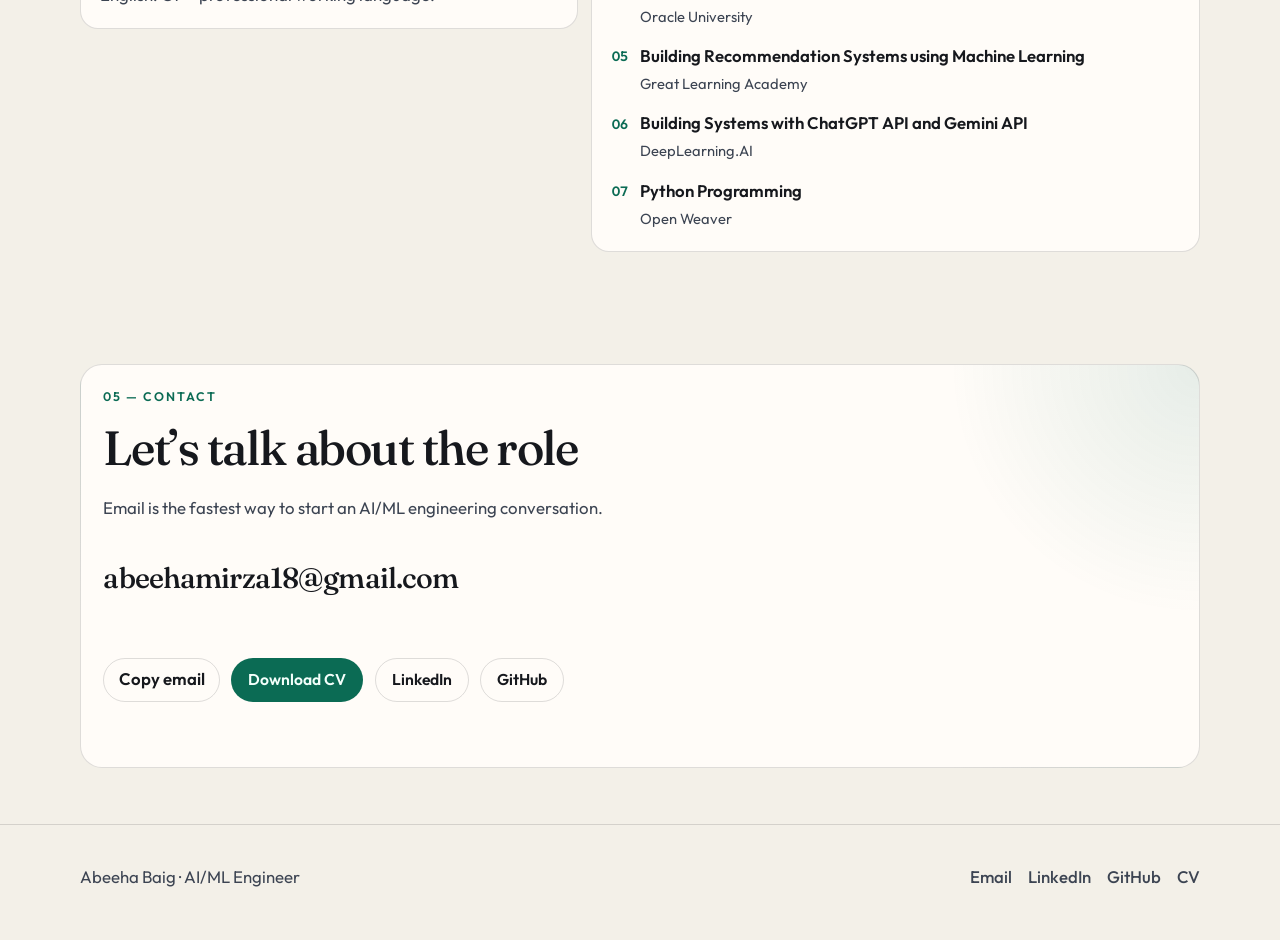
<file: projects/financial-chatbot.html>
<!DOCTYPE html>
<html lang="en">
<head>
  <meta charset="utf-8">
  <title>Redirecting to the portfolio</title>
  <link rel="canonical" href="https://abeeha-baig.github.io/#projects">
  <meta http-equiv="refresh" content="0; url=/#projects">
  <script>location.replace("/#projects");</script>
</head>
<body>
  <p><a href="/#projects">Continue to projects</a></p>
</body>
</html>
</file>
<file: css/styles.css>
/* Abeeha Baig — portfolio. Static, no framework. */

:root,
[data-theme="dark"] {
  --bg: #0b0e14;
  --bg-elev: rgba(12, 16, 24, 0.88);
  --surface: #141924;
  --surface-2: #1b2230;
  --text: #f4f6f8;
  --muted: #c5ceda;
  --accent: #6ee7c5;
  --accent-ink: #04241c;
  --accent-dim: rgba(110, 231, 197, 0.14);
  --line: rgba(244, 246, 248, 0.14);
  --shadow: 0 18px 50px rgba(0, 0, 0, 0.32);
  --chip: rgba(255, 255, 255, 0.045);
  --header: rgba(11, 14, 20, 0.82);
  --orb-a: rgba(110, 231, 197, 0.22);
  --orb-b: rgba(120, 162, 255, 0.16);
  color-scheme: dark;
}

[data-theme="light"] {
  --bg: #f3f0e8;
  --bg-elev: rgba(255, 252, 247, 0.9);
  --surface: #fffcf8;
  --surface-2: #efe8dc;
  --text: #16181d;
  --muted: #3c4452;
  --accent: #0b6b54;
  --accent-ink: #f3fffb;
  --accent-dim: rgba(11, 107, 84, 0.1);
  --line: rgba(22, 24, 29, 0.14);
  --shadow: 0 16px 40px rgba(48, 38, 22, 0.08);
  --chip: rgba(22, 24, 29, 0.045);
  --header: rgba(243, 240, 232, 0.88);
  --orb-a: rgba(11, 107, 84, 0.16);
  --orb-b: rgba(70, 96, 160, 0.12);
  color-scheme: light;
}

*,
*::before,
*::after {
  box-sizing: border-box;
}

html {
  scroll-behavior: smooth;
}

@media (prefers-reduced-motion: reduce) {
  html {
    scroll-behavior: auto;
  }
}

body {
  margin: 0;
  min-height: 100vh;
  font-family: "Outfit", "Segoe UI", sans-serif;
  font-size: 1.05rem;
  line-height: 1.6;
  color: var(--text);
  background: var(--bg);
  text-rendering: optimizeLegibility;
}

img {
  max-width: 100%;
  height: auto;
}

a {
  color: inherit;
  text-underline-offset: 0.18em;
}

a:hover {
  color: var(--accent);
}

:focus-visible {
  outline: 2px solid var(--accent);
  outline-offset: 3px;
}

.skip {
  position: absolute;
  left: 0.75rem;
  top: -3rem;
  z-index: 80;
  padding: 0.55rem 0.8rem;
  background: var(--accent);
  color: var(--accent-ink);
  border-radius: 8px;
  text-decoration: none;
}

.skip:focus {
  top: 0.75rem;
}

.visually-hidden {
  position: absolute !important;
  width: 1px;
  height: 1px;
  padding: 0;
  margin: -1px;
  overflow: hidden;
  clip: rect(0, 0, 0, 0);
  white-space: nowrap;
  border: 0;
}

.wrap {
  width: min(1120px, calc(100% - 2rem));
  margin-inline: auto;
}

.site-header {
  position: sticky;
  top: 0;
  z-index: 40;
  display: flex;
  align-items: center;
  gap: 0.75rem;
  min-height: 4rem;
  padding: 0.55rem 1.15rem;
  background: var(--header);
  border-bottom: 1px solid var(--line);
  backdrop-filter: blur(16px);
}

.brand {
  display: inline-flex;
  align-items: center;
  gap: 0.65rem;
  text-decoration: none;
  font-weight: 600;
  letter-spacing: -0.02em;
}

.brand:hover {
  color: inherit;
}

.mark {
  display: grid;
  place-items: center;
  width: 2rem;
  height: 2rem;
  border-radius: 9px;
  background: var(--accent);
  color: var(--accent-ink);
  font-size: 0.78rem;
  font-weight: 600;
  letter-spacing: 0.02em;
}

.site-nav {
  display: flex;
  align-items: center;
  gap: 1.15rem;
  margin-left: auto;
}

.site-nav a {
  text-decoration: none;
  color: var(--muted);
  font-size: 0.95rem;
  font-weight: 500;
}

.site-nav a:hover,
.site-nav a[aria-current="true"] {
  color: var(--text);
}

.site-nav a[aria-current="true"] {
  color: var(--accent);
}

.nav-toggle,
.theme-toggle,
.btn,
.copy-btn {
  font: inherit;
  cursor: pointer;
}

.nav-toggle {
  display: none;
  margin-left: auto;
  width: 2.75rem;
  height: 2.75rem;
  border-radius: 10px;
  border: 1px solid var(--line);
  background: transparent;
  color: var(--text);
  position: relative;
}

.nav-toggle-bars,
.nav-toggle-bars::before,
.nav-toggle-bars::after {
  display: block;
  width: 1rem;
  height: 1.5px;
  background: currentColor;
  border-radius: 2px;
  position: absolute;
  left: 0.8rem;
}

.nav-toggle-bars {
  top: 1.3rem;
}

.nav-toggle-bars::before,
.nav-toggle-bars::after {
  content: "";
  left: 0;
}

.nav-toggle-bars::before {
  top: -6px;
}

.nav-toggle-bars::after {
  top: 6px;
}

.theme-toggle {
  display: grid;
  place-items: center;
  width: 2.75rem;
  height: 2.75rem;
  border-radius: 10px;
  border: 1px solid var(--line);
  background: transparent;
  color: var(--text);
}

.theme-toggle svg {
  width: 1.15rem;
  height: 1.15rem;
  fill: none;
  stroke: currentColor;
  stroke-width: 1.7;
  stroke-linecap: round;
  stroke-linejoin: round;
}

[data-theme="dark"] .icon-sun,
[data-theme="light"] .icon-moon {
  display: none;
}

.hero {
  position: relative;
  isolation: isolate;
  overflow: hidden;
  padding: 3.2rem 0 4.2rem;
}

#net {
  position: absolute;
  inset: 0;
  width: 100%;
  height: 100%;
  z-index: 0;
  pointer-events: none;
  mask-image: linear-gradient(to bottom, #000 55%, transparent 96%);
}

.orb {
  position: absolute;
  z-index: 0;
  border-radius: 50%;
  filter: blur(30px);
  pointer-events: none;
  animation: drift 16s ease-in-out infinite alternate;
}

.orb-a {
  width: min(420px, 70vw);
  height: min(420px, 70vw);
  right: -6rem;
  top: -4rem;
  background: var(--orb-a);
}

.orb-b {
  width: min(320px, 60vw);
  height: min(320px, 60vw);
  left: -5rem;
  bottom: 1rem;
  background: var(--orb-b);
  animation-delay: -6s;
}

.hero-spot {
  position: absolute;
  inset: 0;
  z-index: 0;
  pointer-events: none;
  background: radial-gradient(
    440px circle at var(--mx, 72%) var(--my, 28%),
    var(--accent-dim),
    transparent 60%
  );
}

@keyframes drift {
  from {
    transform: translate3d(0, 0, 0);
  }
  to {
    transform: translate3d(18px, -22px, 0);
  }
}

.hero-grid,
.section,
.site-footer {
  position: relative;
  z-index: 1;
}

.hero-grid {
  display: grid;
  gap: 1.75rem;
  align-items: center;
}

.portrait {
  margin: 0;
  width: 104px;
  padding: 3px;
  border-radius: 999px;
  background: linear-gradient(160deg, var(--accent), transparent 42%, var(--line));
  box-shadow: var(--shadow);
}

.portrait img {
  display: block;
  width: 100%;
  aspect-ratio: 1;
  object-fit: cover;
  object-position: center 18%;
  border-radius: inherit;
  background: var(--surface-2);
}

.eyebrow {
  margin: 0 0 0.7rem;
  color: var(--accent);
  font-size: 0.82rem;
  font-weight: 600;
  letter-spacing: 0.14em;
  text-transform: uppercase;
}

h1,
h2,
h3 {
  font-family: "Fraunces", Georgia, "Times New Roman", serif;
  font-weight: 500;
  letter-spacing: -0.03em;
  line-height: 1.05;
}

h1 {
  margin: 0;
  font-size: clamp(3.3rem, 10vw, 6.5rem);
  font-weight: 620;
  letter-spacing: -0.045em;
  line-height: 0.92;
}

.name-last {
  font-style: italic;
  font-weight: 500;
}

.role {
  position: relative;
  margin: 1rem 0 0;
  min-height: 1.7em;
  font-size: clamp(1.15rem, 2.4vw, 1.45rem);
  font-weight: 500;
  color: var(--text);
}

.role-visual {
  color: var(--accent);
}

.caret {
  display: inline-block;
  width: 2px;
  height: 0.85em;
  margin-left: 2px;
  transform: translateY(2px);
  background: currentColor;
  animation: blink 1.05s steps(1) infinite;
}

@keyframes blink {
  50% {
    opacity: 0;
  }
}

.pitch {
  max-width: 65ch;
  margin: 1rem 0 0;
  color: var(--muted);
  font-size: 1.08rem;
}

.cta-row {
  display: flex;
  flex-wrap: wrap;
  gap: 0.7rem;
  margin-top: 1.5rem;
  align-items: center;
}

.btn {
  display: inline-flex;
  align-items: center;
  justify-content: center;
  min-height: 2.75rem;
  padding: 0.55rem 1rem;
  border-radius: 999px;
  border: 1px solid transparent;
  text-decoration: none;
  font-weight: 600;
  font-size: 0.98rem;
  transition: transform 0.2s ease, background 0.2s ease, border-color 0.2s ease;
}

.btn-primary {
  background: var(--accent);
  color: var(--accent-ink);
}

.btn-primary:hover {
  color: var(--accent-ink);
  transform: translateY(-2px);
}

.btn-ghost {
  border-color: var(--line);
  background: transparent;
  color: var(--text);
}

.btn-ghost:hover {
  border-color: var(--accent);
  color: var(--text);
  transform: translateY(-2px);
}

.facts {
  display: grid;
  grid-template-columns: 1fr;
  gap: 0.75rem;
  margin: 1.75rem 0 0;
  padding: 0;
  list-style: none;
}

.facts li {
  padding: 0.85rem 1rem;
  border: 1px solid var(--line);
  border-radius: 14px;
  background: var(--surface);
}

.facts strong {
  display: block;
  font-weight: 600;
  letter-spacing: -0.02em;
}

.facts span {
  color: var(--muted);
  font-size: 0.92rem;
}

.section {
  padding: 3.5rem 0;
}

.section-head {
  display: grid;
  gap: 0.45rem;
  margin-bottom: 1.5rem;
  max-width: 68ch;
}

.kicker {
  margin: 0;
  color: var(--accent);
  font-size: 0.78rem;
  font-weight: 600;
  letter-spacing: 0.16em;
  text-transform: uppercase;
}

h2 {
  margin: 0;
  font-size: clamp(2rem, 4vw, 3rem);
}

.lede {
  margin: 0;
  color: var(--muted);
}

.timeline {
  list-style: none;
  margin: 0;
  padding: 0;
  display: grid;
  gap: 1rem;
}

.job {
  position: relative;
  padding: 1.25rem 1.2rem 1.15rem;
  border: 1px solid var(--line);
  border-radius: 18px;
  background: var(--surface);
}

.job-head {
  display: flex;
  flex-wrap: wrap;
  justify-content: space-between;
  gap: 0.35rem 1rem;
  margin-bottom: 0.75rem;
}

.job h3 {
  margin: 0;
  font-size: 1.55rem;
}

.org {
  margin: 0.2rem 0 0;
  color: var(--muted);
}

.dates {
  margin: 0;
  color: var(--accent);
  font-weight: 600;
  font-size: 0.95rem;
}

.job ul {
  margin: 0;
  padding-left: 1.1rem;
  display: grid;
  gap: 0.45rem;
}

.job li {
  color: var(--muted);
}

.job li strong {
  color: var(--text);
  font-weight: 600;
}

.skills {
  display: grid;
  grid-template-columns: 1fr;
  gap: 0.8rem;
}

.skill {
  padding: 1rem 1rem 0.9rem;
  border: 1px solid var(--line);
  border-radius: 16px;
  background: var(--surface);
}

.skill h3 {
  margin: 0 0 0.7rem;
  font-family: "Outfit", "Segoe UI", sans-serif;
  font-size: 0.95rem;
  font-weight: 600;
  letter-spacing: 0.01em;
}

.chips {
  display: flex;
  flex-wrap: wrap;
  gap: 0.4rem;
  list-style: none;
  margin: 0;
  padding: 0;
}

.chips li {
  padding: 0.28rem 0.62rem;
  border-radius: 999px;
  border: 1px solid var(--line);
  background: var(--chip);
  font-size: 0.86rem;
  line-height: 1.35;
  color: var(--text);
  transition: border-color 0.2s ease, background 0.2s ease;
}

.chips li:hover {
  border-color: var(--accent);
  background: var(--accent-dim);
}

.course-note {
  margin: 0.55rem 0 0;
  color: var(--muted);
  font-size: 0.86rem;
}

.projects {
  display: grid;
  grid-template-columns: 1fr;
  gap: 0.85rem;
}

.project {
  display: flex;
  flex-direction: column;
  gap: 0.75rem;
  padding: 1.15rem 1.15rem 1.05rem;
  border: 1px solid var(--line);
  border-radius: 18px;
  background: var(--surface);
  min-height: 100%;
  transition: transform 0.22s ease, border-color 0.22s ease, box-shadow 0.22s ease;
}

.project:hover {
  transform: translateY(-4px);
  border-color: color-mix(in srgb, var(--accent) 65%, var(--line));
  box-shadow: var(--shadow);
}

.project-top {
  display: flex;
  justify-content: space-between;
  align-items: flex-start;
  gap: 0.8rem;
}

.project h3 {
  margin: 0;
  font-size: 1.35rem;
}

.repo-link {
  flex: 0 0 auto;
  color: var(--accent);
  font-weight: 600;
  font-size: 0.92rem;
  text-decoration: none;
  white-space: nowrap;
}

.repo-link:hover {
  text-decoration: underline;
}

.project p {
  margin: 0;
  color: var(--muted);
  flex: 1;
}

.status {
  align-self: flex-start;
  padding: 0.15rem 0.5rem;
  border-radius: 999px;
  background: var(--accent-dim);
  color: var(--accent);
  font-size: 0.78rem;
  font-weight: 600;
  letter-spacing: 0.04em;
  text-transform: uppercase;
}

.split {
  display: grid;
  gap: 0.85rem;
}

.panel {
  padding: 1.2rem;
  border: 1px solid var(--line);
  border-radius: 18px;
  background: var(--surface);
}

.degree {
  padding-bottom: 1rem;
  margin-bottom: 1rem;
  border-bottom: 1px solid var(--line);
}

.degree:last-of-type {
  border-bottom: 0;
  margin-bottom: 0;
  padding-bottom: 0;
}

.degree h3 {
  margin: 0;
  font-size: 1.35rem;
}

.meta {
  margin: 0.3rem 0 0;
  color: var(--muted);
}

.certs {
  list-style: none;
  margin: 0;
  padding: 0;
  display: grid;
  gap: 0.85rem;
}

.certs li {
  display: grid;
  grid-template-columns: auto 1fr;
  gap: 0.75rem;
  align-items: start;
}

.certs .num {
  color: var(--accent);
  font-variant-numeric: tabular-nums;
  font-weight: 600;
  font-size: 0.85rem;
  padding-top: 0.2rem;
}

.certs strong {
  display: block;
  font-weight: 600;
}

.certs span {
  color: var(--muted);
  font-size: 0.92rem;
}

.contact-panel {
  display: grid;
  gap: 1rem;
  padding: 1.4rem;
  border-radius: 22px;
  border: 1px solid var(--line);
  background:
    radial-gradient(500px circle at 100% 0%, var(--accent-dim), transparent 50%),
    var(--surface);
}

.contact-panel h2 {
  margin-bottom: 0.35rem;
}

.email-link {
  color: var(--text);
  font-size: clamp(1.25rem, 3vw, 1.8rem);
  font-family: "Fraunces", Georgia, serif;
  font-weight: 500;
  letter-spacing: -0.03em;
  text-decoration: none;
}

.email-link:hover {
  color: var(--accent);
}

.copy-btn {
  min-height: 2.75rem;
  padding: 0.45rem 0.9rem;
  border-radius: 999px;
  border: 1px solid var(--line);
  background: transparent;
  color: var(--text);
  font-weight: 600;
}

.copy-btn:hover {
  border-color: var(--accent);
}

#copy-status {
  min-height: 1.4em;
  margin: 0.35rem 0 0;
  color: var(--accent);
  font-size: 0.92rem;
}

.site-footer {
  padding: 1.4rem 0 2rem;
  border-top: 1px solid var(--line);
  color: var(--muted);
}

.footer-row {
  display: flex;
  flex-wrap: wrap;
  gap: 0.6rem 1.2rem;
  justify-content: space-between;
  align-items: center;
}

.footer-row nav {
  display: flex;
  flex-wrap: wrap;
  gap: 0.8rem 1rem;
}

.footer-row a {
  color: var(--muted);
  text-decoration: none;
  font-weight: 500;
}

.footer-row a:hover {
  color: var(--accent);
}

.js .reveal {
  opacity: 0;
  transform: translateY(16px);
}

.js .reveal.in {
  opacity: 1;
  transform: none;
  transition: opacity 0.6s ease, transform 0.6s ease;
}

@media (min-width: 700px) {
  .facts {
    grid-template-columns: repeat(3, 1fr);
  }

  .skills {
    grid-template-columns: 1fr 1fr;
  }

  .projects {
    grid-template-columns: 1fr 1fr;
  }

  .split {
    grid-template-columns: 0.9fr 1.1fr;
    align-items: start;
  }
}

@media (min-width: 960px) {
  .hero {
    padding: 4.5rem 0 5rem;
  }

  .hero-grid {
    grid-template-columns: minmax(0, 1.35fr) minmax(240px, 0.72fr);
    gap: 3rem;
  }

  .portrait {
    order: 2;
    width: 100%;
    margin: 0;
    padding: 0.55rem;
    border-radius: 28px;
  }

  .hero-copy {
    order: 1;
  }

  .timeline {
    margin-left: 0.55rem;
    padding-left: 1.7rem;
    border-left: 1px solid var(--line);
  }

  .job::before {
    content: "";
    position: absolute;
    width: 0.7rem;
    height: 0.7rem;
    left: -1.7rem;
    top: 1.7rem;
    border-radius: 50%;
    background: var(--accent);
    transform: translateX(-50%);
    box-shadow: 0 0 0 4px var(--bg);
  }
}

@media (max-width: 760px) {
  .nav-toggle {
    display: inline-flex;
    align-items: center;
  }

  .site-nav {
    display: none;
    position: absolute;
    top: 100%;
    left: 0;
    right: 0;
    flex-direction: column;
    align-items: stretch;
    gap: 0;
    margin: 0;
    padding: 0.4rem 0.8rem 0.8rem;
    background: var(--surface);
    border-bottom: 1px solid var(--line);
  }

  .site-nav.is-open {
    display: flex;
  }

  .site-nav a {
    padding: 0.75rem 0.5rem;
    border-radius: 8px;
  }

  .site-nav a:hover {
    background: var(--accent-dim);
  }
}

@media (prefers-reduced-motion: reduce) {
  .orb,
  .caret,
  .js .reveal,
  .btn,
  .project,
  .chips li {
    animation: none !important;
    transition: none !important;
  }

  .js .reveal {
    opacity: 1;
    transform: none;
  }

  .role-visual {
    display: none;
  }

  .sr-role {
    position: static !important;
    width: auto !important;
    height: auto !important;
    margin: 0 !important;
    overflow: visible !important;
    clip: auto !important;
    white-space: normal !important;
  }

  .project:hover,
  .btn-primary:hover,
  .btn-ghost:hover {
    transform: none;
  }

  .hero-spot {
    display: none;
  }
}

@media (forced-colors: active) {
  .btn-primary,
  .mark,
  .theme-toggle,
  .nav-toggle {
    border: 1px solid ButtonText;
  }
}

@media print {
  .site-header,
  #net,
  .orb,
  .hero-spot,
  .theme-toggle,
  .nav-toggle,
  .copy-btn {
    display: none !important;
  }

  body {
    background: #fff;
    color: #111;
  }

  .project,
  .job,
  .skill,
  .panel,
  .contact-panel,
  .facts li {
    break-inside: avoid;
    box-shadow: none;
  }

  a {
    text-decoration: underline;
  }
}
</file>
